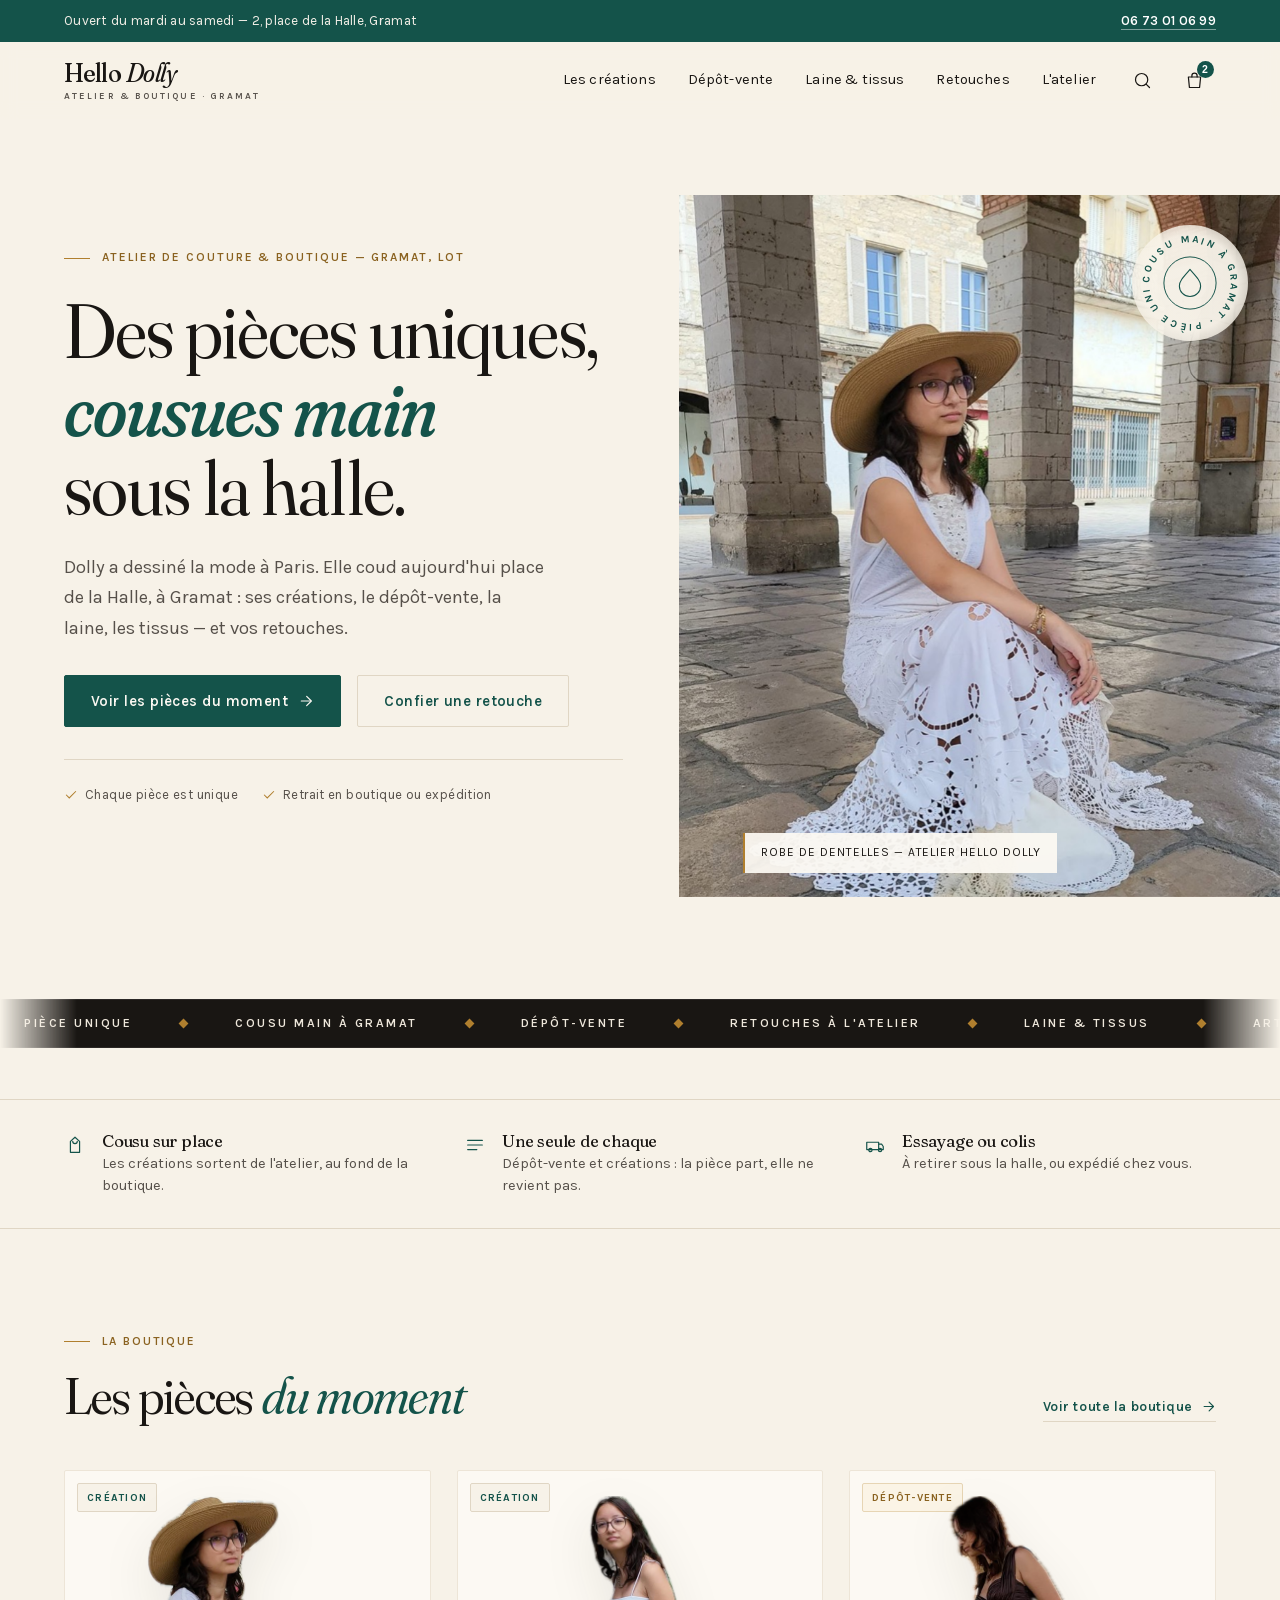
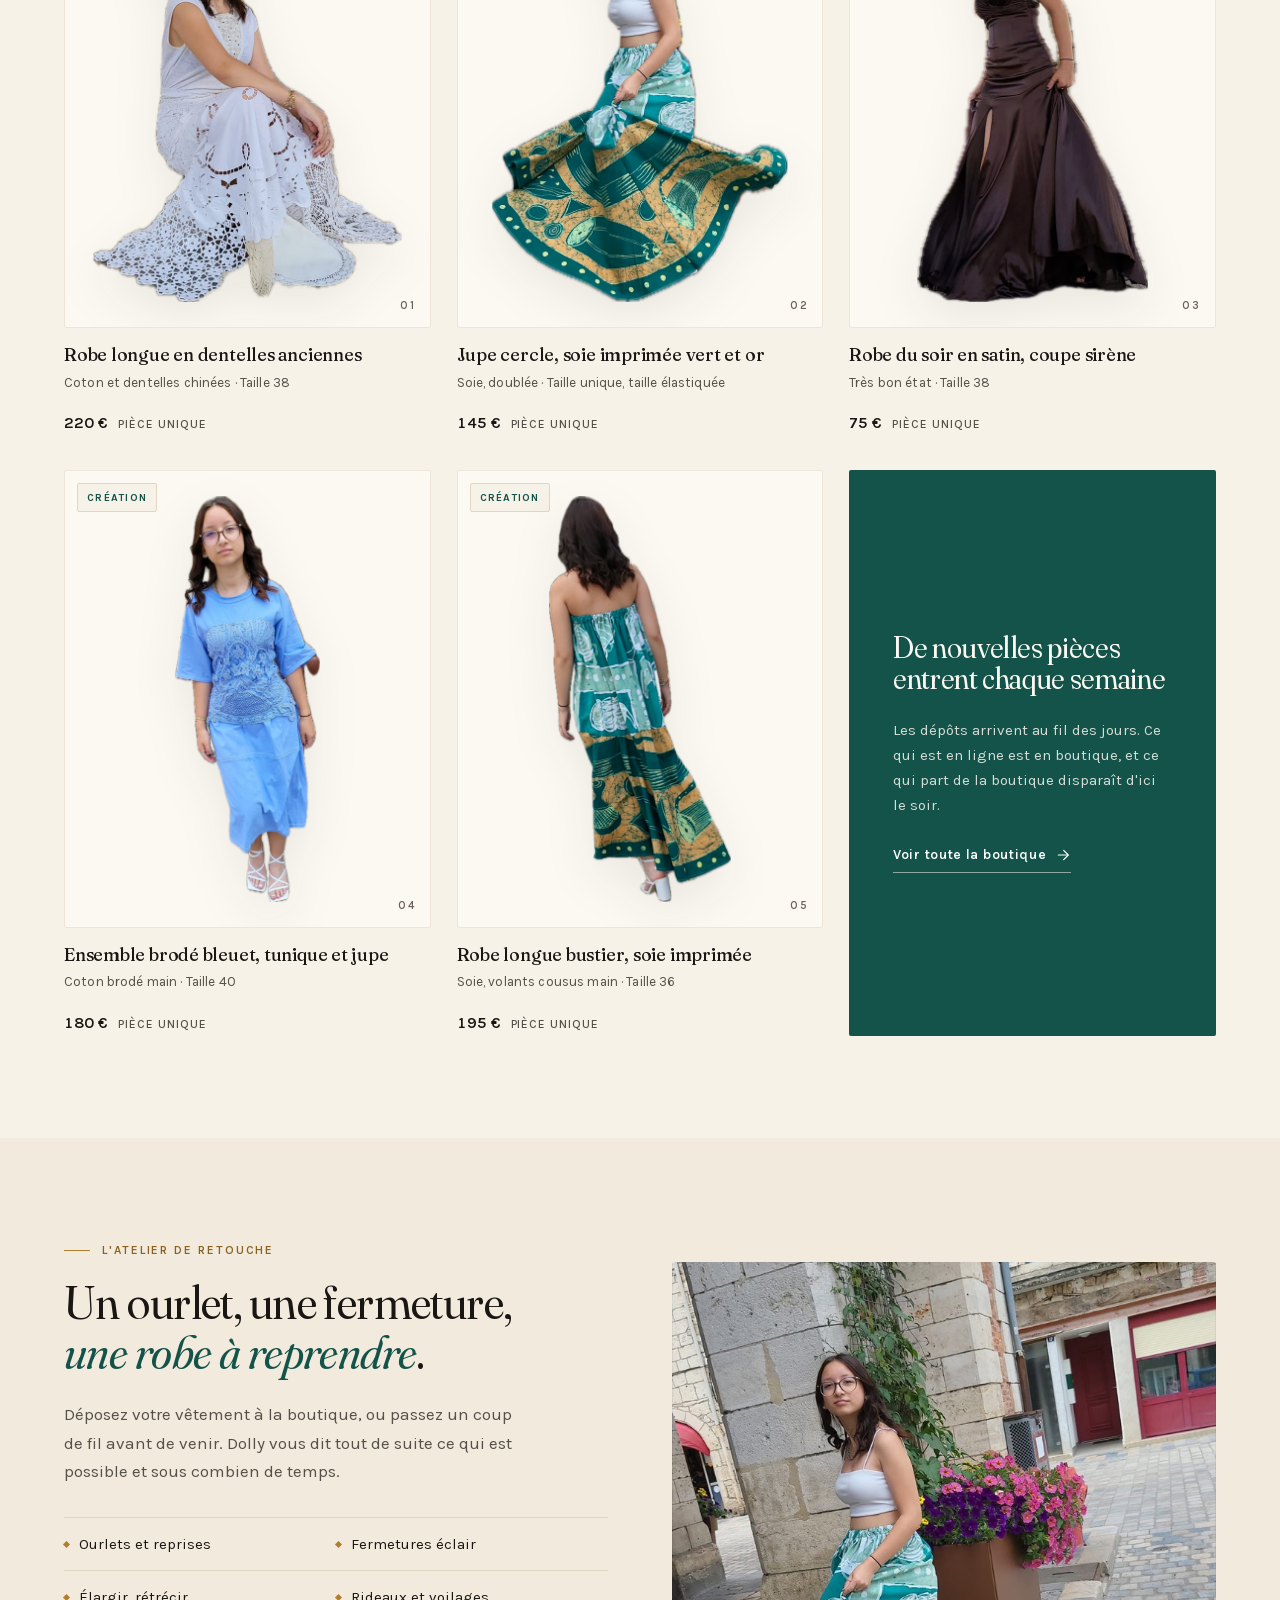
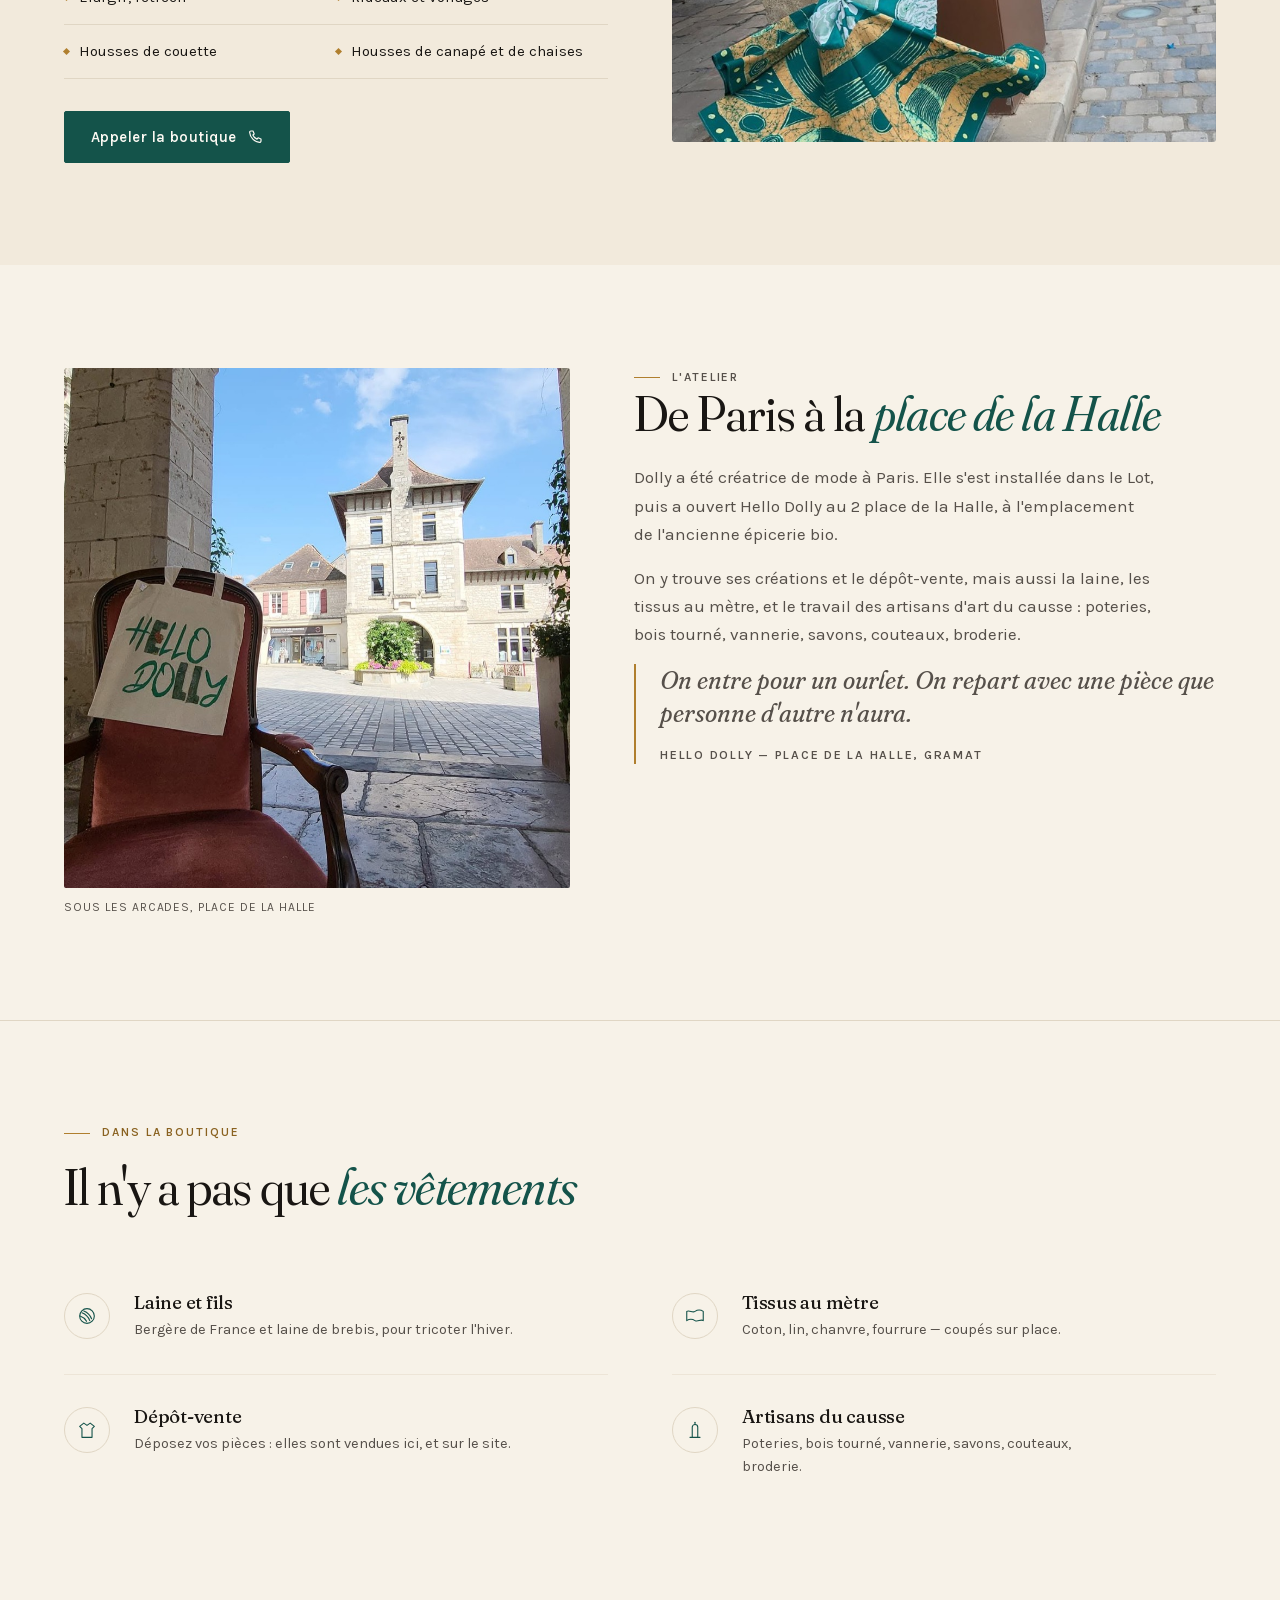
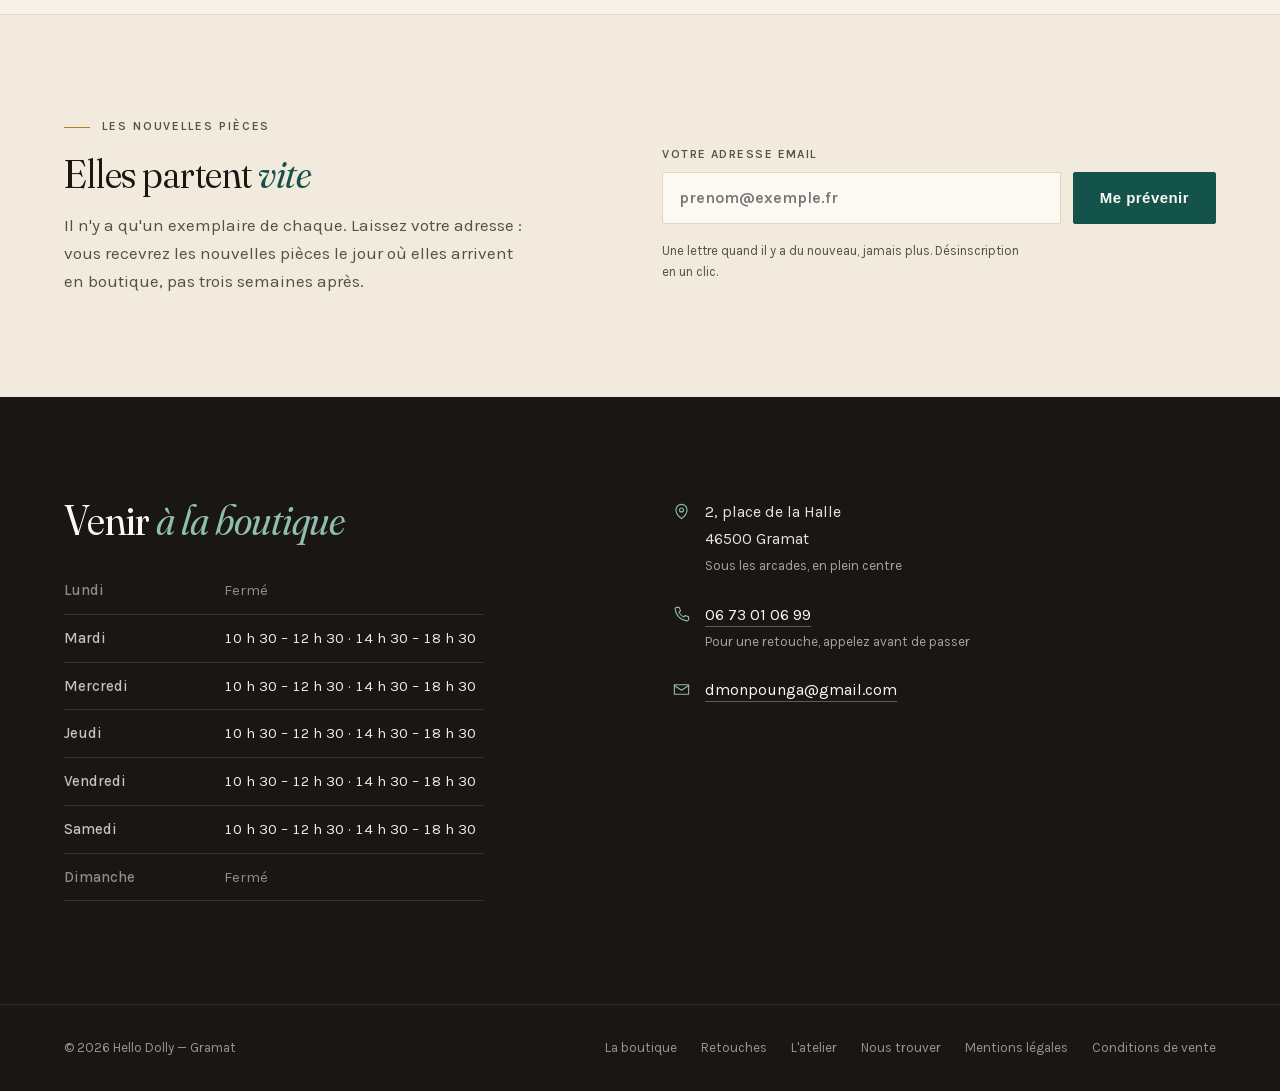
<file: index.html>
<!DOCTYPE html>
<html lang="fr">
<head>
<meta charset="utf-8">
<meta name="viewport" content="width=device-width, initial-scale=1">
<title>Hello Dolly — Atelier de couture et boutique, sous la halle de Gramat</title>
<meta name="description" content="Créations cousues main, dépôt-vente, laine et tissus, retouches. L'atelier-boutique de Dolly, 2 place de la Halle à Gramat, dans le Lot.">
<meta name="robots" content="noindex, nofollow">
<link rel="stylesheet" href="polices.css">
<link rel="stylesheet" href="style.css">
</head>
<body>
<a class="saut-contenu" href="#contenu">Aller au contenu</a>

<!-- ─────────── Bandeau ─────────── -->
<div class="annonce">
  <div class="page">
    <p>Ouvert du mardi au samedi<span class="adresse-longue"> — 2, place de la Halle, Gramat</span></p>
    <p class="masque-tel"><a class="tel" href="tel:+33673010699">06 73 01 06 99</a></p>
  </div>
</div>

<!-- ─────────── En-tête ─────────── -->
<header class="entete" id="entete">
  <div class="page">
    <a class="marque" href="#">Hello <em>Dolly</em><span class="lieu">Atelier &amp; boutique · Gramat</span></a>
    <nav class="nav" aria-label="Navigation principale">
      <a href="#boutique">Les créations</a>
      <a href="#boutique">Dépôt-vente</a>
      <a href="#rayons">Laine &amp; tissus</a>
      <a href="#retouches">Retouches</a>
      <a href="#atelier">L'atelier</a>
    </nav>
    <div class="outils">
      <button class="bouton-icone" type="button" aria-label="Rechercher une pièce">
        <svg viewBox="0 0 24 24" fill="none" stroke="currentColor" stroke-linecap="round" aria-hidden="true"><circle cx="11" cy="11" r="7"/><path d="m20 20-3.6-3.6"/></svg>
      </button>
      <button class="bouton-icone" type="button" aria-label="Mon panier, 2 pièces">
        <svg viewBox="0 0 24 24" fill="none" stroke="currentColor" stroke-linecap="round" stroke-linejoin="round" aria-hidden="true"><path d="M5 8h14l-1.2 12H6.2L5 8Z"/><path d="M9 8V6.5a3 3 0 0 1 6 0V8"/></svg>
        <span class="pastille" aria-hidden="true">2</span>
      </button>
      <details class="menu-mobile">
        <summary aria-label="Ouvrir le menu">
          <svg class="barres" viewBox="0 0 24 24" fill="none" stroke="currentColor" stroke-linecap="round" aria-hidden="true"><path d="M4 7h16"/><path d="M4 12h16"/><path d="M4 17h16"/></svg>
          <svg class="croix" viewBox="0 0 24 24" fill="none" stroke="currentColor" stroke-linecap="round" aria-hidden="true"><path d="M6 6l12 12"/><path d="M18 6 6 18"/></svg>
        </summary>
        <nav class="panneau-menu" aria-label="Menu">
          <a href="#boutique">Les créations</a>
          <a href="#boutique">Dépôt-vente</a>
          <a href="#rayons">Laine &amp; tissus</a>
          <a href="#retouches">Retouches</a>
          <a href="#atelier">L'atelier</a>
          <a href="#venir">Nous trouver</a>
        </nav>
      </details>
    </div>
  </div>
</header>

<main id="contenu">

<!-- ─────────── Héros ─────────── -->
<section class="heros" aria-labelledby="titre-heros">
  <div class="page">
    <div class="heros-texte">
      <p class="sur-titre">Atelier de couture &amp; boutique — Gramat, Lot</p>
      <h1 id="titre-heros" class="titre-anime"><span class="mot" style="--rang:0"><span>Des</span></span> <span class="mot" style="--rang:1"><span>pièces</span></span> <span class="mot" style="--rang:2"><span>uniques,</span></span> <em><span class="mot" style="--rang:3"><span>cousues</span></span> <span class="mot" style="--rang:4"><span>main</span></span></em> <span class="mot" style="--rang:5"><span>sous</span></span> <span class="mot" style="--rang:6"><span>la</span></span> <span class="mot" style="--rang:7"><span>halle.</span></span></h1>
      <p class="chapeau">Dolly a dessiné la mode à Paris. Elle coud aujourd'hui place de la Halle, à Gramat : ses créations, le dépôt-vente, la laine, les tissus — et vos retouches.</p>
      <div class="boutons">
        <a class="bouton" href="#boutique">Voir les pièces du moment
          <svg viewBox="0 0 24 24" fill="none" stroke="currentColor" stroke-linecap="round" stroke-linejoin="round" aria-hidden="true"><path d="M5 12h14"/><path d="m13 5 7 7-7 7"/></svg>
        </a>
        <a class="bouton bouton--ligne" href="#retouches">Confier une retouche</a>
      </div>
      <p class="mention-heros">
        <span><svg viewBox="0 0 24 24" fill="none" stroke="currentColor" stroke-linecap="round" aria-hidden="true"><path d="M20 6 9 17l-5-5"/></svg>Chaque pièce est unique</span>
        <span><svg viewBox="0 0 24 24" fill="none" stroke="currentColor" stroke-linecap="round" aria-hidden="true"><path d="M20 6 9 17l-5-5"/></svg>Retrait en boutique ou expédition</span>
      </p>
    </div>

    <div class="heros-image">
      <div class="tampon" aria-hidden="true">
        <svg viewBox="0 0 120 120">
          <g class="pivote" style="transform-origin:60px 60px">
            <path id="cercle-texte" d="M60,60 m-42,0 a42,42 0 1,1 84,0 a42,42 0 1,1 -84,0" fill="none"/>
            <text font-family="Karla, sans-serif" font-size="10.5" font-weight="700" letter-spacing="2.6" fill="currentColor">
              <textPath href="#cercle-texte" startOffset="0">COUSU MAIN À GRAMAT · PIÈCE UNIQUE · </textPath>
            </text>
          </g>
          <circle cx="60" cy="60" r="27" fill="none" stroke="currentColor" stroke-width="1"/>
          <path d="M60 46c-7 8-11 12-11 17a11 11 0 0 0 22 0c0-5-4-9-11-17Z" fill="none" stroke="currentColor" stroke-width="1.1"/>
        </svg>
      </div>
      <img class="respire" src="images/hero-dentelle.jpg" width="844" height="1500"
           alt="Robe longue blanche en dentelles et crochet, portée sous les arcades de la halle de Gramat.">
      <p class="legende">Robe de dentelles — atelier Hello Dolly</p>
    </div>
  </div>
</section>

<!-- ─────────── Bandeau défilant ─────────── -->
<div class="bandeau-defilant" aria-hidden="true">
  <div class="ruban">
    <ul>
          <li>Pièce unique</li>
          <li>Cousu main à Gramat</li>
          <li>Dépôt-vente</li>
          <li>Retouches à l'atelier</li>
          <li>Laine &amp; tissus</li>
          <li>Artisans du causse</li>
    </ul>
    <ul>
          <li>Pièce unique</li>
          <li>Cousu main à Gramat</li>
          <li>Dépôt-vente</li>
          <li>Retouches à l'atelier</li>
          <li>Laine &amp; tissus</li>
          <li>Artisans du causse</li>
    </ul>
  </div>
</div>

<!-- ─────────── Repères ─────────── -->
<div class="reperes">
  <div class="page">
    <div class="repere">
      <svg viewBox="0 0 24 24" fill="none" stroke="currentColor" stroke-linecap="round" stroke-linejoin="round" aria-hidden="true"><path d="M12 3.5 7 8v12h10V8l-5-4.5Z"/><path d="M9.5 8a2.5 2.5 0 0 0 5 0"/></svg>
      <div><h3>Cousu sur place</h3><p>Les créations sortent de l'atelier, au fond de la boutique.</p></div>
    </div>
    <div class="repere">
      <svg viewBox="0 0 24 24" fill="none" stroke="currentColor" stroke-linecap="round" stroke-linejoin="round" aria-hidden="true"><path d="M4 7h16"/><path d="M4 12h16"/><path d="M4 17h10"/></svg>
      <div><h3>Une seule de chaque</h3><p>Dépôt-vente et créations : la pièce part, elle ne revient pas.</p></div>
    </div>
    <div class="repere">
      <svg viewBox="0 0 24 24" fill="none" stroke="currentColor" stroke-linecap="round" stroke-linejoin="round" aria-hidden="true"><path d="M3 9h13v8H3z"/><path d="M16 11h3.2l1.8 2.6V17h-5"/><circle cx="7" cy="17.5" r="1.8"/><circle cx="17.5" cy="17.5" r="1.8"/></svg>
      <div><h3>Essayage ou colis</h3><p>À retirer sous la halle, ou expédié chez vous.</p></div>
    </div>
  </div>
</div>

<!-- ─────────── Boutique ─────────── -->
<section id="boutique" aria-labelledby="titre-boutique">
  <div class="page">
    <div class="tete-section">
      <div>
        <p class="sur-titre">La boutique</p>
        <h2 id="titre-boutique">Les pièces <em>du moment</em></h2>
      </div>
      <a class="lien-liste" href="#boutique">Voir toute la boutique
        <svg viewBox="0 0 24 24" fill="none" stroke="currentColor" stroke-linecap="round" stroke-linejoin="round" aria-hidden="true"><path d="M5 12h14"/><path d="m13 5 7 7-7 7"/></svg>
      </a>
    </div>

    <div class="grille">

      <article class="article">
        <a class="vignette" href="produit.html" aria-label="Voir la robe de dentelles anciennes, 220 euros">
          <span class="etiquette">Création</span>
          <img class="photo" src="images/robe-dentelle.png" width="625" height="820"
               alt="Robe longue blanche, jupe en dentelles anciennes et crochet, haut sans manches.">
          <span class="numero">01</span>
          <span class="voir">Voir la pièce</span>
        </a>
        <div class="infos">
          <h3><a href="produit.html">Robe longue en dentelles anciennes</a></h3>
          <p class="detail">Coton et dentelles chinées · Taille 38</p>
          <p class="prix">220&nbsp;€ <span class="piece">Pièce unique</span></p>
        </div>
      </article>

      <article class="article">
        <a class="vignette" href="#boutique" aria-label="Voir la jupe cercle en soie imprimée, 145 euros">
          <span class="etiquette">Création</span>
          <img class="photo" src="images/jupe-soie.png" width="599" height="820"
               alt="Jupe cercle longue en soie imprimée vert et or, portée avec un bustier blanc.">
          <span class="numero">02</span>
          <span class="voir">Voir la pièce</span>
        </a>
        <div class="infos">
          <h3><a href="#boutique">Jupe cercle, soie imprimée vert et or</a></h3>
          <p class="detail">Soie, doublée · Taille unique, taille élastiquée</p>
          <p class="prix">145&nbsp;€ <span class="piece">Pièce unique</span></p>
        </div>
      </article>

      <article class="article">
        <a class="vignette" href="#boutique" aria-label="Voir la robe du soir en satin, 75 euros">
          <span class="etiquette etiquette--depot">Dépôt-vente</span>
          <img class="photo" src="images/robe-satin.png" width="468" height="820"
               alt="Robe du soir longue en satin brun, coupe ajustée et fente sur la jambe.">
          <span class="numero">03</span>
          <span class="voir">Voir la pièce</span>
        </a>
        <div class="infos">
          <h3><a href="#boutique">Robe du soir en satin, coupe sirène</a></h3>
          <p class="detail">Très bon état · Taille 38</p>
          <p class="prix">75&nbsp;€ <span class="piece">Pièce unique</span></p>
        </div>
      </article>

      <article class="article">
        <a class="vignette" href="#boutique" aria-label="Voir l'ensemble brodé bleuet, 180 euros">
          <span class="etiquette">Création</span>
          <img class="photo" src="images/ensemble-bleu.png" width="294" height="820"
               alt="Ensemble bleu bleuet : tunique brodée à manches courtes et jupe longue assortie.">
          <span class="numero">04</span>
          <span class="voir">Voir la pièce</span>
        </a>
        <div class="infos">
          <h3><a href="#boutique">Ensemble brodé bleuet, tunique et jupe</a></h3>
          <p class="detail">Coton brodé main · Taille 40</p>
          <p class="prix">180&nbsp;€ <span class="piece">Pièce unique</span></p>
        </div>
      </article>

      <article class="article">
        <a class="vignette" href="#boutique" aria-label="Voir la robe longue imprimée, 195 euros">
          <span class="etiquette">Création</span>
          <img class="photo" src="images/robe-imprimee.png" width="370" height="820"
               alt="Robe longue bustier en soie imprimée vert et or, jupe à volants.">
          <span class="numero">05</span>
          <span class="voir">Voir la pièce</span>
        </a>
        <div class="infos">
          <h3><a href="#boutique">Robe longue bustier, soie imprimée</a></h3>
          <p class="detail">Soie, volants cousus main · Taille 36</p>
          <p class="prix">195&nbsp;€ <span class="piece">Pièce unique</span></p>
        </div>
      </article>

      <div class="carte-fin">
        <h3>De nouvelles pièces entrent chaque semaine</h3>
        <p>Les dépôts arrivent au fil des jours. Ce qui est en ligne est en boutique, et ce qui part de la boutique disparaît d'ici le soir.</p>
        <a href="#boutique">Voir toute la boutique
          <svg viewBox="0 0 24 24" fill="none" stroke="currentColor" stroke-linecap="round" stroke-linejoin="round" aria-hidden="true"><path d="M5 12h14"/><path d="m13 5 7 7-7 7"/></svg>
        </a>
      </div>

    </div>
  </div>
</section>

<!-- ─────────── Retouches ─────────── -->
<section class="retouches" id="retouches" aria-labelledby="titre-retouches">
  <div class="page">
    <div>
      <p class="sur-titre">L'atelier de retouche</p>
      <h2 id="titre-retouches">Un ourlet, une fermeture, <em>une robe à reprendre</em>.</h2>
      <p class="chapeau">Déposez votre vêtement à la boutique, ou passez un coup de fil avant de venir. Dolly vous dit tout de suite ce qui est possible et sous combien de temps.</p>
      <ul class="liste-services">
        <li>Ourlets et reprises</li>
        <li>Fermetures éclair</li>
        <li>Élargir, rétrécir</li>
        <li>Rideaux et voilages</li>
        <li>Housses de couette</li>
        <li>Housses de canapé et de chaises</li>
      </ul>
      <div class="boutons">
        <a class="bouton" href="tel:+33673010699">Appeler la boutique
          <svg viewBox="0 0 24 24" fill="none" stroke="currentColor" stroke-linecap="round" stroke-linejoin="round" aria-hidden="true"><path d="M6 3h3l1.8 4.4-2 1.6a12 12 0 0 0 6.2 6.2l1.6-2L21 15v3a2 2 0 0 1-2.2 2A16.5 16.5 0 0 1 4 5.2 2 2 0 0 1 6 3Z"/></svg>
        </a>
      </div>
    </div>
    <figure class="cadre">
      <img class="devoile" src="images/atelier-jupe.jpg" width="732" height="1300"
           alt="Jupe en soie imprimée vert et or déployée à la main, dans une rue de Gramat.">
    </figure>
  </div>
</section>

<!-- ─────────── L'atelier ─────────── -->
<section class="atelier" id="atelier" aria-labelledby="titre-atelier">
  <div class="page">
    <figure class="cadre">
      <img class="devoile" src="images/halle-enseigne.jpg" width="1700" height="957"
           alt="Pancarte « Hello Dolly » écrite à la main, posée sur un fauteuil de velours rouge sous les arcades de la halle de Gramat.">
      <figcaption>Sous les arcades, place de la Halle</figcaption>
    </figure>
    <div>
      <p class="sur-titre">L'atelier</p>
      <h2 id="titre-atelier">De Paris à la <em>place de la Halle</em></h2>
      <p>Dolly a été créatrice de mode à Paris. Elle s'est installée dans le Lot, puis a ouvert Hello Dolly au 2 place de la Halle, à l'emplacement de l'ancienne épicerie bio.</p>
      <p>On y trouve ses créations et le dépôt-vente, mais aussi la laine, les tissus au mètre, et le travail des artisans d'art du causse : poteries, bois tourné, vannerie, savons, couteaux, broderie.</p>
      <p class="citation">
        On entre pour un ourlet. On repart avec une pièce que personne d'autre n'aura.
        <span class="signature">Hello Dolly — place de la Halle, Gramat</span>
      </p>
    </div>
  </div>
</section>

<!-- ─────────── Rayons ─────────── -->
<section class="rayons" id="rayons" aria-labelledby="titre-rayons">
  <div class="page">
    <div class="tete-section">
      <div>
        <p class="sur-titre">Dans la boutique</p>
        <h2 id="titre-rayons">Il n'y a pas que <em>les vêtements</em></h2>
      </div>
    </div>
    <div class="grille-rayons">

      <a class="rayon" href="#rayons">
        <span class="ico"><svg viewBox="0 0 24 24" fill="none" stroke="currentColor" stroke-linecap="round" aria-hidden="true"><circle cx="12" cy="12" r="8"/><path d="M6.5 8.5c4 1.5 7 4.5 8.5 8.5M8.5 6.5c4 1.5 7 4.5 8.5 8.5M4.5 12c3 1 5.5 3 7 5.8"/></svg></span>
        <div><h3>Laine et fils</h3><p>Bergère de France et laine de brebis, pour tricoter l'hiver.</p></div>
        <span class="fleche" aria-hidden="true"><svg viewBox="0 0 24 24" fill="none" stroke="currentColor" stroke-linecap="round" stroke-linejoin="round"><path d="M5 12h14"/><path d="m13 5 7 7-7 7"/></svg></span>
      </a>

      <a class="rayon" href="#rayons">
        <span class="ico"><svg viewBox="0 0 24 24" fill="none" stroke="currentColor" stroke-linecap="round" stroke-linejoin="round" aria-hidden="true"><path d="M3 7c3-2 6 2 9 0s6-2 9 0v10c-3-2-6 2-9 0s-6-2-9 0V7Z"/></svg></span>
        <div><h3>Tissus au mètre</h3><p>Coton, lin, chanvre, fourrure — coupés sur place.</p></div>
        <span class="fleche" aria-hidden="true"><svg viewBox="0 0 24 24" fill="none" stroke="currentColor" stroke-linecap="round" stroke-linejoin="round"><path d="M5 12h14"/><path d="m13 5 7 7-7 7"/></svg></span>
      </a>

      <a class="rayon" href="#rayons">
        <span class="ico"><svg viewBox="0 0 24 24" fill="none" stroke="currentColor" stroke-linecap="round" stroke-linejoin="round" aria-hidden="true"><path d="M8.5 4.5 12 7l3.5-2.5L20 8l-2.5 2.5V20h-11v-9.5L4 8l4.5-3.5Z"/></svg></span>
        <div><h3>Dépôt-vente</h3><p>Déposez vos pièces : elles sont vendues ici, et sur le site.</p></div>
        <span class="fleche" aria-hidden="true"><svg viewBox="0 0 24 24" fill="none" stroke="currentColor" stroke-linecap="round" stroke-linejoin="round"><path d="M5 12h14"/><path d="m13 5 7 7-7 7"/></svg></span>
      </a>

      <a class="rayon" href="#rayons">
        <span class="ico"><svg viewBox="0 0 24 24" fill="none" stroke="currentColor" stroke-linecap="round" stroke-linejoin="round" aria-hidden="true"><path d="M9 20V9a3 3 0 0 1 6 0v11"/><path d="M6.5 20h11"/><path d="M12 6V3.5"/></svg></span>
        <div><h3>Artisans du causse</h3><p>Poteries, bois tourné, vannerie, savons, couteaux, broderie.</p></div>
        <span class="fleche" aria-hidden="true"><svg viewBox="0 0 24 24" fill="none" stroke="currentColor" stroke-linecap="round" stroke-linejoin="round"><path d="M5 12h14"/><path d="m13 5 7 7-7 7"/></svg></span>
      </a>

    </div>
  </div>
</section>

<!-- ─────────── Prévenez-moi ─────────── -->
<section class="alerte" aria-labelledby="titre-alerte">
  <div class="page">
    <div>
      <p class="sur-titre">Les nouvelles pièces</p>
      <h2 id="titre-alerte">Elles partent <em>vite</em></h2>
      <p>Il n'y a qu'un exemplaire de chaque. Laissez votre adresse : vous recevrez les nouvelles pièces le jour où elles arrivent en boutique, pas trois semaines après.</p>
    </div>
    <div>
      <form class="formulaire" action="#" method="post" novalidate>
        <label for="courriel">Votre adresse email
          <input id="courriel" name="courriel" type="email" autocomplete="email" placeholder="prenom@exemple.fr" required>
        </label>
        <button class="bouton" type="submit">Me prévenir</button>
      </form>
      <p class="petit">Une lettre quand il y a du nouveau, jamais plus. Désinscription en un clic.</p>
    </div>
  </div>
</section>

<!-- ─────────── Infos pratiques ─────────── -->
<section class="pratique" id="venir" aria-labelledby="titre-pratique">
  <div class="page">
    <div>
      <h2 id="titre-pratique">Venir <em>à la boutique</em></h2>
      <table class="horaires">
        <caption class="invisible">Horaires d'ouverture de la boutique Hello Dolly</caption>
        <tbody>
          <tr class="ferme"><th scope="row">Lundi</th><td>Fermé</td></tr>
          <tr><th scope="row">Mardi</th><td>10 h 30 – 12 h 30 · 14 h 30 – 18 h 30</td></tr>
          <tr><th scope="row">Mercredi</th><td>10 h 30 – 12 h 30 · 14 h 30 – 18 h 30</td></tr>
          <tr><th scope="row">Jeudi</th><td>10 h 30 – 12 h 30 · 14 h 30 – 18 h 30</td></tr>
          <tr><th scope="row">Vendredi</th><td>10 h 30 – 12 h 30 · 14 h 30 – 18 h 30</td></tr>
          <tr><th scope="row">Samedi</th><td>10 h 30 – 12 h 30 · 14 h 30 – 18 h 30</td></tr>
          <tr class="ferme"><th scope="row">Dimanche</th><td>Fermé</td></tr>
        </tbody>
      </table>
    </div>
    <div>
      <ul class="coordonnees">
        <li>
          <svg viewBox="0 0 24 24" fill="none" stroke="currentColor" stroke-linecap="round" stroke-linejoin="round" aria-hidden="true"><path d="M12 21s7-5.3 7-11a7 7 0 1 0-14 0c0 5.7 7 11 7 11Z"/><circle cx="12" cy="10" r="2.5"/></svg>
          <span>2, place de la Halle<br>46500 Gramat
            <span class="note">Sous les arcades, en plein centre</span>
          </span>
        </li>
        <li>
          <svg viewBox="0 0 24 24" fill="none" stroke="currentColor" stroke-linecap="round" stroke-linejoin="round" aria-hidden="true"><path d="M6 3h3l1.8 4.4-2 1.6a12 12 0 0 0 6.2 6.2l1.6-2L21 15v3a2 2 0 0 1-2.2 2A16.5 16.5 0 0 1 4 5.2 2 2 0 0 1 6 3Z"/></svg>
          <span><a href="tel:+33673010699">06 73 01 06 99</a>
            <span class="note">Pour une retouche, appelez avant de passer</span>
          </span>
        </li>
        <li>
          <svg viewBox="0 0 24 24" fill="none" stroke="currentColor" stroke-linecap="round" stroke-linejoin="round" aria-hidden="true"><path d="M3 6h18v12H3z"/><path d="m3 7 9 6 9-6"/></svg>
          <span><a href="mailto:dmonpounga@gmail.com">dmonpounga@gmail.com</a></span>
        </li>
      </ul>
    </div>
  </div>
</section>

</main>

<footer class="pied">
  <div class="page">
    <p>© 2026 Hello Dolly — Gramat</p>
    <nav aria-label="Pied de page">
      <a href="#boutique">La boutique</a>
      <a href="#retouches">Retouches</a>
      <a href="#atelier">L'atelier</a>
      <a href="#venir">Nous trouver</a>
      <a href="#">Mentions légales</a>
      <a href="#">Conditions de vente</a>
    </nav>
  </div>
</footer>

<script src="script.js"></script>
</body>
</html>
</file>
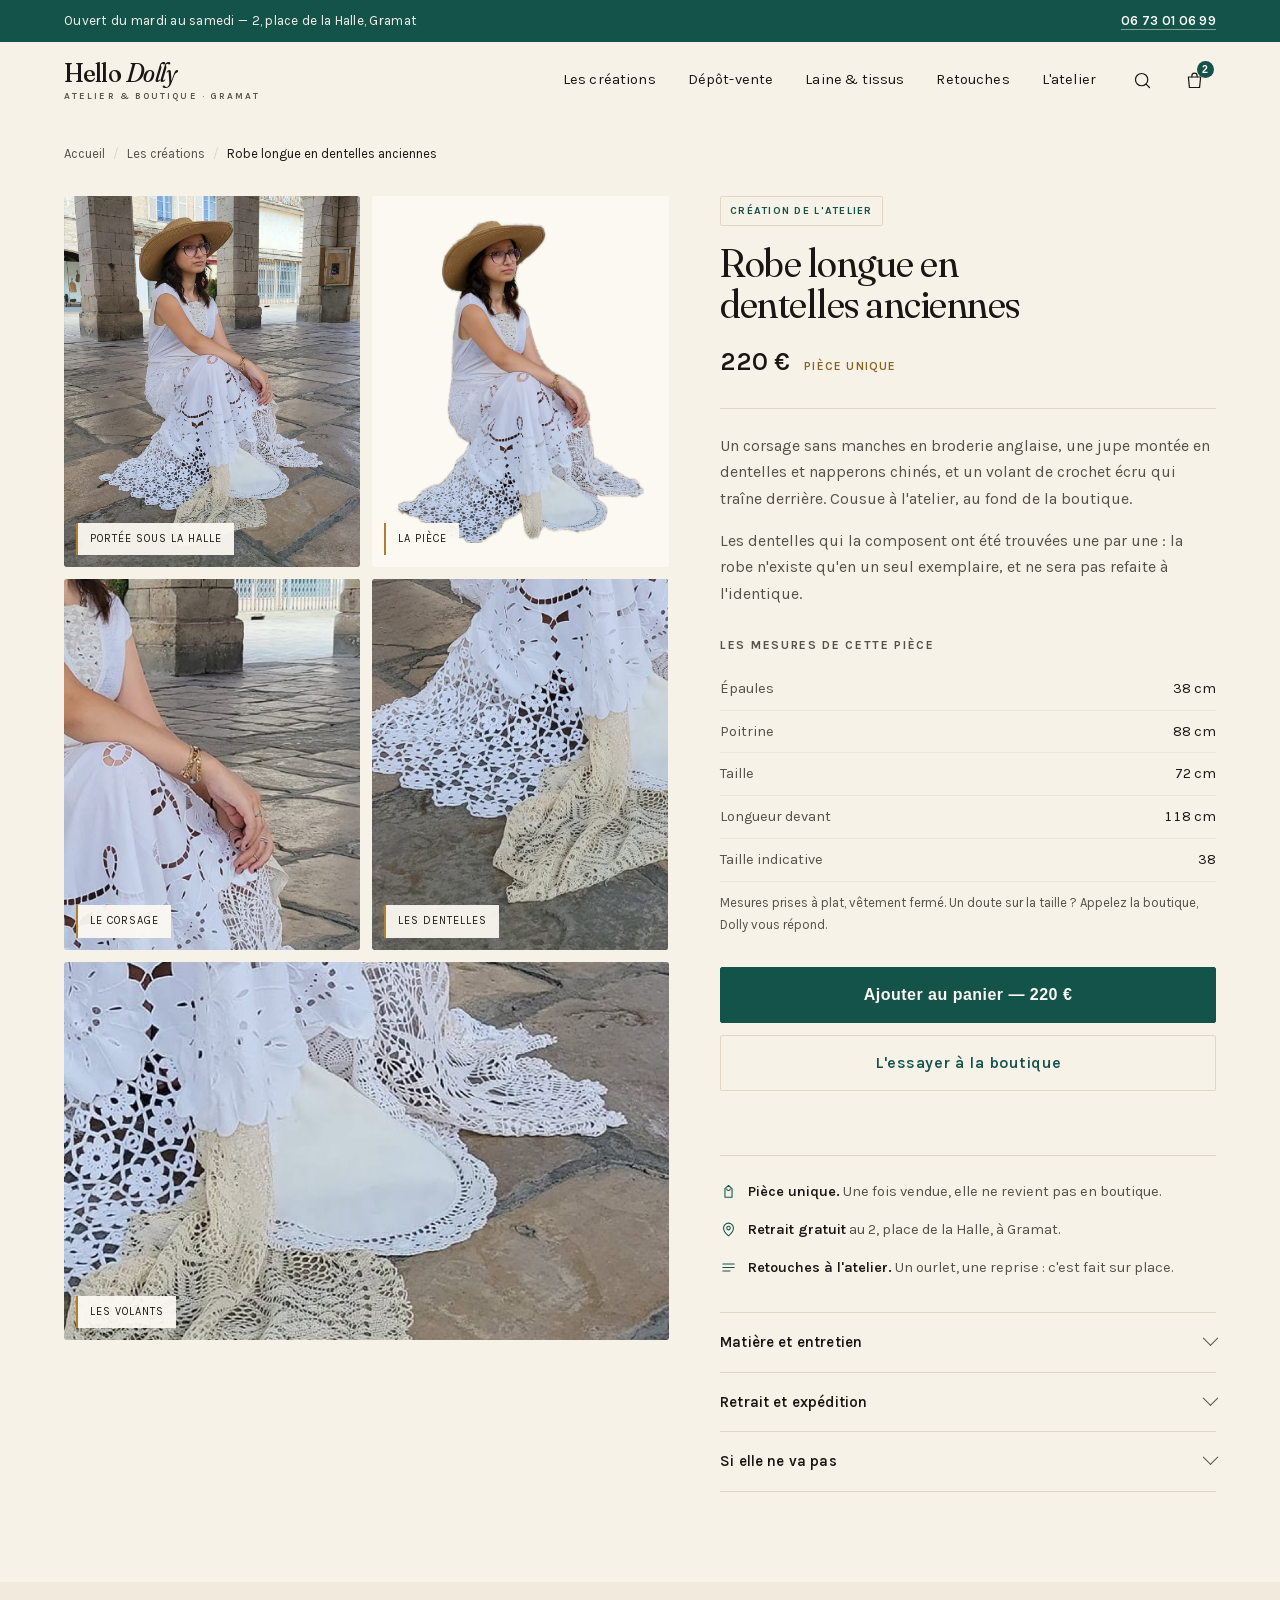
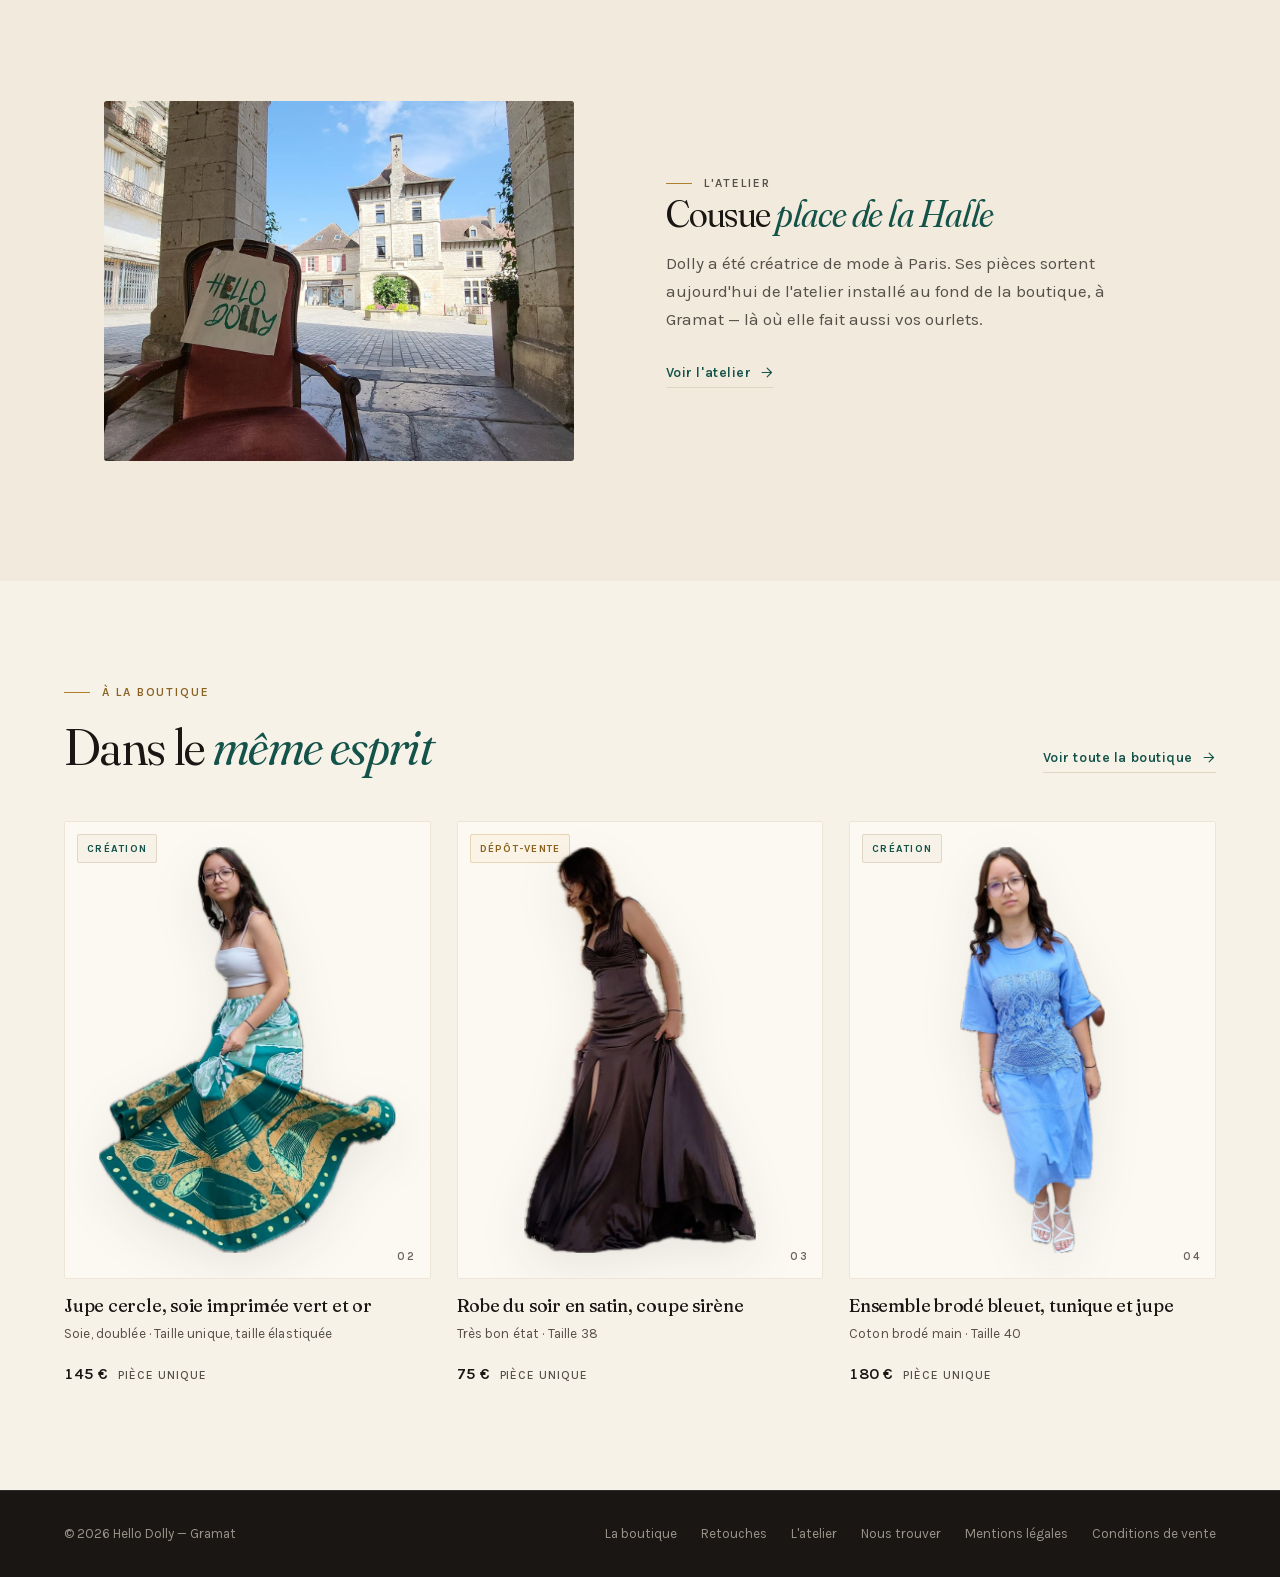
<file: produit.html>
<!DOCTYPE html>
<html lang="fr">
<head>
<meta charset="utf-8">
<meta name="viewport" content="width=device-width, initial-scale=1">
<title>Robe longue en dentelles anciennes — Hello Dolly, Gramat</title>
<meta name="description" content="Robe longue cousue à l'atelier Hello Dolly, à Gramat : corsage en broderie anglaise, jupe en dentelles anciennes et volant de crochet écru. Pièce unique, taille 38.">
<meta name="robots" content="noindex, nofollow">
<link rel="stylesheet" href="polices.css">
<link rel="stylesheet" href="style.css">
</head>
<body>
<a class="saut-contenu" href="#contenu">Aller au contenu</a>

<div class="annonce">
  <div class="page">
    <p>Ouvert du mardi au samedi<span class="adresse-longue"> — 2, place de la Halle, Gramat</span></p>
    <p class="masque-tel"><a class="tel" href="tel:+33673010699">06 73 01 06 99</a></p>
  </div>
</div>

<header class="entete" id="entete">
  <div class="page">
    <a class="marque" href="index.html">Hello <em>Dolly</em><span class="lieu">Atelier &amp; boutique · Gramat</span></a>
    <nav class="nav" aria-label="Navigation principale">
      <a href="index.html#boutique">Les créations</a>
      <a href="index.html#boutique">Dépôt-vente</a>
      <a href="index.html#rayons">Laine &amp; tissus</a>
      <a href="index.html#retouches">Retouches</a>
      <a href="index.html#atelier">L'atelier</a>
    </nav>
    <div class="outils">
      <button class="bouton-icone" type="button" aria-label="Rechercher une pièce">
        <svg viewBox="0 0 24 24" fill="none" stroke="currentColor" stroke-linecap="round" aria-hidden="true"><circle cx="11" cy="11" r="7"/><path d="m20 20-3.6-3.6"/></svg>
      </button>
      <button class="bouton-icone" type="button" id="bouton-panier" aria-label="Mon panier, 2 pièces">
        <svg viewBox="0 0 24 24" fill="none" stroke="currentColor" stroke-linecap="round" stroke-linejoin="round" aria-hidden="true"><path d="M5 8h14l-1.2 12H6.2L5 8Z"/><path d="M9 8V6.5a3 3 0 0 1 6 0V8"/></svg>
        <span class="pastille" id="compteur-panier" aria-hidden="true">2</span>
      </button>
      <details class="menu-mobile">
        <summary aria-label="Ouvrir le menu">
          <svg class="barres" viewBox="0 0 24 24" fill="none" stroke="currentColor" stroke-linecap="round" aria-hidden="true"><path d="M4 7h16"/><path d="M4 12h16"/><path d="M4 17h16"/></svg>
          <svg class="croix" viewBox="0 0 24 24" fill="none" stroke="currentColor" stroke-linecap="round" aria-hidden="true"><path d="M6 6l12 12"/><path d="M18 6 6 18"/></svg>
        </summary>
        <nav class="panneau-menu" aria-label="Menu">
          <a href="index.html#boutique">Les créations</a>
          <a href="index.html#boutique">Dépôt-vente</a>
          <a href="index.html#rayons">Laine &amp; tissus</a>
          <a href="index.html#retouches">Retouches</a>
          <a href="index.html#atelier">L'atelier</a>
          <a href="index.html#venir">Nous trouver</a>
        </nav>
      </details>
    </div>
  </div>
</header>

<main id="contenu">

  <nav class="fil page" aria-label="Fil d'Ariane">
    <ol>
      <li><a href="index.html">Accueil</a></li>
      <li><a href="index.html#boutique">Les créations</a></li>
      <li aria-current="page">Robe longue en dentelles anciennes</li>
    </ol>
  </nav>

  <section class="produit" aria-labelledby="titre-produit">
    <div class="page">

      <div class="galerie" tabindex="0" role="group" aria-label="Photos de la robe, faites défiler pour les voir">
        <figure class="portee cadre">
          <img src="images/robe-portee.jpg" width="1153" height="1440"
               alt="La robe portée : corsage sans manches en broderie anglaise et longue jupe de dentelles, sous les arcades de la halle de Gramat.">
          <figcaption>Portée sous la halle</figcaption>
        </figure>
        <figure class="pose cadre">
          <img src="images/robe-dentelle.png" width="625" height="820"
               alt="La robe entière, vue de face sur fond ivoire.">
          <figcaption>La pièce</figcaption>
        </figure>
        <figure class="cadre">
          <img class="devoile" src="images/robe-detail-corsage.jpg" width="900" height="900" loading="lazy"
               alt="Détail du corsage : broderie anglaise ajourée à motifs ronds, sur coton blanc.">
          <figcaption>Le corsage</figcaption>
        </figure>
        <figure class="cadre">
          <img class="devoile" src="images/robe-detail-dentelle.jpg" width="900" height="900" loading="lazy"
               alt="Détail de la jupe : dentelles blanches ajourées et panneau de crochet écru posés sur les dalles de pierre.">
          <figcaption>Les dentelles</figcaption>
        </figure>
        <figure class="cadre">
          <img class="devoile" src="images/robe-detail-volants.jpg" width="900" height="900" loading="lazy"
               alt="Détail des volants superposés et du crochet écru qui termine la jupe.">
          <figcaption>Les volants</figcaption>
        </figure>
        <p class="indice-galerie" aria-hidden="true"><span></span><span></span><span></span><span></span><span></span></p>
      </div>

      <div class="panneau">
        <span class="etiquette etiquette--statique">Création de l'atelier</span>
        <h1 id="titre-produit">Robe longue en dentelles anciennes</h1>

        <p class="ligne-prix">
          <span class="montant">220&nbsp;€</span>
          <span class="piece">Pièce unique</span>
        </p>

        <p class="presentation">Un corsage sans manches en broderie anglaise, une jupe montée en dentelles et napperons chinés, et un volant de crochet écru qui traîne derrière. Cousue à l'atelier, au fond de la boutique.</p>
        <p class="presentation">Les dentelles qui la composent ont été trouvées une par une : la robe n'existe qu'en un seul exemplaire, et ne sera pas refaite à l'identique.</p>

        <div class="mesures">
          <h2>Les mesures de cette pièce</h2>
          <table>
            <tbody>
              <tr><th scope="row">Épaules</th><td>38 cm</td></tr>
              <tr><th scope="row">Poitrine</th><td>88 cm</td></tr>
              <tr><th scope="row">Taille</th><td>72 cm</td></tr>
              <tr><th scope="row">Longueur devant</th><td>118 cm</td></tr>
              <tr><th scope="row">Taille indicative</th><td>38</td></tr>
            </tbody>
          </table>
          <p class="note">Mesures prises à plat, vêtement fermé. Un doute sur la taille ? Appelez la boutique, Dolly vous répond.</p>
        </div>

        <div class="achat">
          <button class="bouton" type="button" id="ajouter">Ajouter au panier — 220&nbsp;€</button>
          <a class="bouton bouton--ligne" href="tel:+33673010699">L'essayer à la boutique</a>
          <p class="message-panier" id="message-panier" role="status" aria-live="polite"></p>
        </div>

        <ul class="rassure">
          <li>
            <svg viewBox="0 0 24 24" fill="none" stroke="currentColor" stroke-linecap="round" stroke-linejoin="round" aria-hidden="true"><path d="M12 3.5 7 8v12h10V8l-5-4.5Z"/><path d="M9.5 8a2.5 2.5 0 0 0 5 0"/></svg>
            <span><strong>Pièce unique.</strong> Une fois vendue, elle ne revient pas en boutique.</span>
          </li>
          <li>
            <svg viewBox="0 0 24 24" fill="none" stroke="currentColor" stroke-linecap="round" stroke-linejoin="round" aria-hidden="true"><path d="M12 21s7-5.3 7-11a7 7 0 1 0-14 0c0 5.7 7 11 7 11Z"/><circle cx="12" cy="10" r="2.5"/></svg>
            <span><strong>Retrait gratuit</strong> au 2, place de la Halle, à Gramat.</span>
          </li>
          <li>
            <svg viewBox="0 0 24 24" fill="none" stroke="currentColor" stroke-linecap="round" stroke-linejoin="round" aria-hidden="true"><path d="M4 7h16"/><path d="M4 12h16"/><path d="M4 17h10"/></svg>
            <span><strong>Retouches à l'atelier.</strong> Un ourlet, une reprise : c'est fait sur place.</span>
          </li>
        </ul>

        <div class="accordeons">
          <details>
            <summary>Matière et entretien</summary>
            <div class="dedans">
              <p>Coton blanc, broderie anglaise, dentelles et napperons chinés, crochet écru pour le volant du bas. Doublure en coton.</p>
              <p>Lavage à la main, à l'eau froide, sans essorage. Séchage à plat, à l'ombre. Repassage doux sur l'envers, sans vapeur sur la dentelle.</p>
            </div>
          </details>
          <details>
            <summary>Retrait et expédition</summary>
            <div class="dedans">
              <p>Retrait gratuit à la boutique, aux heures d'ouverture : du mardi au samedi, 10 h 30 – 12 h 30 et 14 h 30 – 18 h 30.</p>
              <p>Expédition en France, emballée à la main. Le tarif s'affiche au panier, avant le paiement.</p>
            </div>
          </details>
          <details>
            <summary>Si elle ne va pas</summary>
            <div class="dedans">
              <p>Vous avez 14 jours à partir de la réception pour changer d'avis, comme la loi le prévoit pour un achat à distance. La pièce doit revenir dans l'état où elle est partie.</p>
              <p>Et si c'est juste une question de centimètres : passez à la boutique, Dolly la reprend à vos mesures.</p>
            </div>
          </details>
        </div>
      </div>

    </div>
  </section>

  <section class="signature-atelier" aria-labelledby="titre-signature">
    <div class="page">
      <figure class="cadre">
        <img class="devoile" src="images/halle-enseigne.jpg" width="1700" height="957" loading="lazy"
             alt="Pancarte « Hello Dolly » écrite à la main, posée sur un fauteuil de velours rouge sous les arcades de la halle de Gramat.">
      </figure>
      <div>
        <p class="sur-titre">L'atelier</p>
        <h2 id="titre-signature">Cousue <em>place de la Halle</em></h2>
        <p>Dolly a été créatrice de mode à Paris. Ses pièces sortent aujourd'hui de l'atelier installé au fond de la boutique, à Gramat — là où elle fait aussi vos ourlets.</p>
        <p style="margin-top:var(--e3)"><a class="lien-liste" href="index.html#atelier">Voir l'atelier
          <svg viewBox="0 0 24 24" fill="none" stroke="currentColor" stroke-linecap="round" stroke-linejoin="round" aria-hidden="true"><path d="M5 12h14"/><path d="m13 5 7 7-7 7"/></svg>
        </a></p>
      </div>
    </div>
  </section>

  <section aria-labelledby="titre-ailleurs">
    <div class="page">
      <div class="tete-section">
        <div>
          <p class="sur-titre">À la boutique</p>
          <h2 id="titre-ailleurs">Dans le <em>même esprit</em></h2>
        </div>
        <a class="lien-liste" href="index.html#boutique">Voir toute la boutique
          <svg viewBox="0 0 24 24" fill="none" stroke="currentColor" stroke-linecap="round" stroke-linejoin="round" aria-hidden="true"><path d="M5 12h14"/><path d="m13 5 7 7-7 7"/></svg>
        </a>
      </div>

      <div class="grille">
        <article class="article">
          <a class="vignette" href="#" aria-label="Voir la jupe cercle en soie imprimée, 145 euros">
            <span class="etiquette">Création</span>
            <img class="photo" src="images/jupe-soie.png" width="599" height="820" loading="lazy"
                 alt="Jupe cercle longue en soie imprimée vert et or, portée avec un bustier blanc.">
            <span class="numero">02</span>
            <span class="voir">Voir la pièce</span>
          </a>
          <div class="infos">
            <h3><a href="#">Jupe cercle, soie imprimée vert et or</a></h3>
            <p class="detail">Soie, doublée · Taille unique, taille élastiquée</p>
            <p class="prix">145&nbsp;€ <span class="piece">Pièce unique</span></p>
          </div>
        </article>

        <article class="article">
          <a class="vignette" href="#" aria-label="Voir la robe du soir en satin, 75 euros">
            <span class="etiquette etiquette--depot">Dépôt-vente</span>
            <img class="photo" src="images/robe-satin.png" width="468" height="820" loading="lazy"
                 alt="Robe du soir longue en satin brun, coupe ajustée et fente sur la jambe.">
            <span class="numero">03</span>
            <span class="voir">Voir la pièce</span>
          </a>
          <div class="infos">
            <h3><a href="#">Robe du soir en satin, coupe sirène</a></h3>
            <p class="detail">Très bon état · Taille 38</p>
            <p class="prix">75&nbsp;€ <span class="piece">Pièce unique</span></p>
          </div>
        </article>

        <article class="article">
          <a class="vignette" href="#" aria-label="Voir l'ensemble brodé bleuet, 180 euros">
            <span class="etiquette">Création</span>
            <img class="photo" src="images/ensemble-bleu.png" width="294" height="820" loading="lazy"
                 alt="Ensemble bleu bleuet : tunique brodée à manches courtes et jupe longue assortie.">
            <span class="numero">04</span>
            <span class="voir">Voir la pièce</span>
          </a>
          <div class="infos">
            <h3><a href="#">Ensemble brodé bleuet, tunique et jupe</a></h3>
            <p class="detail">Coton brodé main · Taille 40</p>
            <p class="prix">180&nbsp;€ <span class="piece">Pièce unique</span></p>
          </div>
        </article>
      </div>
    </div>
  </section>

</main>

<footer class="pied">
  <div class="page">
    <p>© 2026 Hello Dolly — Gramat</p>
    <nav aria-label="Pied de page">
      <a href="index.html#boutique">La boutique</a>
      <a href="index.html#retouches">Retouches</a>
      <a href="index.html#atelier">L'atelier</a>
      <a href="index.html#venir">Nous trouver</a>
      <a href="#">Mentions légales</a>
      <a href="#">Conditions de vente</a>
    </nav>
  </div>
</footer>

<div class="barre-achat" id="barre-achat">
  <div class="infos">
    <p class="nom">Robe en dentelles anciennes</p>
    <p class="montant">220&nbsp;€ · Pièce unique</p>
  </div>
  <button class="bouton" type="button" id="ajouter-barre">Ajouter</button>
</div>

<script src="script.js"></script>
</body>
</html>
</file>
<file: polices.css>
/* vietnamese */
@font-face {
  font-family: 'Fraunces';
  font-style: italic;
  font-weight: 100 900;
  font-display: swap;
  src: url(polices/fraunces-0.woff2) format('woff2');
  unicode-range: U+0102-0103, U+0110-0111, U+0128-0129, U+0168-0169, U+01A0-01A1, U+01AF-01B0, U+0300-0301, U+0303-0304, U+0308-0309, U+0323, U+0329, U+1EA0-1EF9, U+20AB;
}
/* latin-ext */
@font-face {
  font-family: 'Fraunces';
  font-style: italic;
  font-weight: 100 900;
  font-display: swap;
  src: url(polices/fraunces-1.woff2) format('woff2');
  unicode-range: U+0100-02BA, U+02BD-02C5, U+02C7-02CC, U+02CE-02D7, U+02DD-02FF, U+0304, U+0308, U+0329, U+1D00-1DBF, U+1E00-1E9F, U+1EF2-1EFF, U+2020, U+20A0-20AB, U+20AD-20C4, U+2113, U+2C60-2C7F, U+A720-A7FF;
}
/* latin */
@font-face {
  font-family: 'Fraunces';
  font-style: italic;
  font-weight: 100 900;
  font-display: swap;
  src: url(polices/fraunces-2.woff2) format('woff2');
  unicode-range: U+0000-00FF, U+0131, U+0152-0153, U+02BB-02BC, U+02C6, U+02DA, U+02DC, U+0304, U+0308, U+0329, U+2000-206F, U+20AC, U+2122, U+2191, U+2193, U+2212, U+2215, U+FEFF, U+FFFD;
}
/* vietnamese */
@font-face {
  font-family: 'Fraunces';
  font-style: normal;
  font-weight: 100 900;
  font-display: swap;
  src: url(polices/fraunces-3.woff2) format('woff2');
  unicode-range: U+0102-0103, U+0110-0111, U+0128-0129, U+0168-0169, U+01A0-01A1, U+01AF-01B0, U+0300-0301, U+0303-0304, U+0308-0309, U+0323, U+0329, U+1EA0-1EF9, U+20AB;
}
/* latin-ext */
@font-face {
  font-family: 'Fraunces';
  font-style: normal;
  font-weight: 100 900;
  font-display: swap;
  src: url(polices/fraunces-4.woff2) format('woff2');
  unicode-range: U+0100-02BA, U+02BD-02C5, U+02C7-02CC, U+02CE-02D7, U+02DD-02FF, U+0304, U+0308, U+0329, U+1D00-1DBF, U+1E00-1E9F, U+1EF2-1EFF, U+2020, U+20A0-20AB, U+20AD-20C4, U+2113, U+2C60-2C7F, U+A720-A7FF;
}
/* latin */
@font-face {
  font-family: 'Fraunces';
  font-style: normal;
  font-weight: 100 900;
  font-display: swap;
  src: url(polices/fraunces-5.woff2) format('woff2');
  unicode-range: U+0000-00FF, U+0131, U+0152-0153, U+02BB-02BC, U+02C6, U+02DA, U+02DC, U+0304, U+0308, U+0329, U+2000-206F, U+20AC, U+2122, U+2191, U+2193, U+2212, U+2215, U+FEFF, U+FFFD;
}

/* latin-ext */
@font-face {
  font-family: 'Karla';
  font-style: italic;
  font-weight: 200 800;
  font-display: swap;
  src: url(polices/karla-0.woff2) format('woff2');
  unicode-range: U+0100-02BA, U+02BD-02C5, U+02C7-02CC, U+02CE-02D7, U+02DD-02FF, U+0304, U+0308, U+0329, U+1D00-1DBF, U+1E00-1E9F, U+1EF2-1EFF, U+2020, U+20A0-20AB, U+20AD-20C4, U+2113, U+2C60-2C7F, U+A720-A7FF;
}
/* latin */
@font-face {
  font-family: 'Karla';
  font-style: italic;
  font-weight: 200 800;
  font-display: swap;
  src: url(polices/karla-1.woff2) format('woff2');
  unicode-range: U+0000-00FF, U+0131, U+0152-0153, U+02BB-02BC, U+02C6, U+02DA, U+02DC, U+0304, U+0308, U+0329, U+2000-206F, U+20AC, U+2122, U+2191, U+2193, U+2212, U+2215, U+FEFF, U+FFFD;
}
/* latin-ext */
@font-face {
  font-family: 'Karla';
  font-style: normal;
  font-weight: 200 800;
  font-display: swap;
  src: url(polices/karla-2.woff2) format('woff2');
  unicode-range: U+0100-02BA, U+02BD-02C5, U+02C7-02CC, U+02CE-02D7, U+02DD-02FF, U+0304, U+0308, U+0329, U+1D00-1DBF, U+1E00-1E9F, U+1EF2-1EFF, U+2020, U+20A0-20AB, U+20AD-20C4, U+2113, U+2C60-2C7F, U+A720-A7FF;
}
/* latin */
@font-face {
  font-family: 'Karla';
  font-style: normal;
  font-weight: 200 800;
  font-display: swap;
  src: url(polices/karla-3.woff2) format('woff2');
  unicode-range: U+0000-00FF, U+0131, U+0152-0153, U+02BB-02BC, U+02C6, U+02DA, U+02DC, U+0304, U+0308, U+0329, U+2000-206F, U+20AC, U+2122, U+2191, U+2193, U+2212, U+2215, U+FEFF, U+FFFD;
}
</file>
<file: style.css>
/* ────────────────────────────────────────────────────────────────
   HELLO DOLLY — maquette page d'accueil
   Direction : « Atelier Hello Dolly » — ivoire, encre, vert et or
   tirés de ses propres pièces. Fraunces + Karla.
   ──────────────────────────────────────────────────────────────── */

:root{
  /* Couleurs — prises dans ses photos */
  --parchemin:#F7F2E8;
  --creme:#FCF9F3;
  --creme-chaud:#F2EADC;
  --encre:#191613;
  --encre-douce:#56504A;
  --vert:#14534A;
  --vert-clair:#2B7A6A;
  --or:#B07F2E;          /* filets, pastilles — jamais du texte */
  --or-texte:#8A6220;    /* la même famille, mais lisible : 4,9:1 sur le parchemin */
  --bleuet:#6F93C9;
  --trait:#E0D6C4;
  --trait-fin:#EDE5D7;

  /* Typo */
  --display:"Fraunces",Georgia,"Times New Roman",serif;
  --texte:"Karla","Helvetica Neue",Arial,sans-serif;

  /* Rythme — échelle 4 / 8 */
  --e1:8px; --e2:16px; --e3:24px; --e4:32px; --e5:48px;
  --e6:64px; --e7:96px; --e8:128px;

  --bord:2px;
  --page:1280px;
  --gouttiere:clamp(20px,5vw,64px);
}

*,*::before,*::after{box-sizing:border-box}
html{-webkit-text-size-adjust:100%}
body{
  margin:0;
  background:var(--parchemin);
  color:var(--encre);
  font-family:var(--texte);
  font-size:17px;
  line-height:1.65;
  font-synthesis-weight:none;
  -webkit-font-smoothing:antialiased;
}
img{max-width:100%;display:block}
a{color:inherit}
h1,h2,h3,h4{
  font-family:var(--display);
  font-weight:400;
  font-variation-settings:"SOFT" 40,"WONK" 1,"opsz" 110;
  letter-spacing:-0.012em;
  line-height:1.04;
  text-wrap:balance;
  margin:0;
}
p{margin:0}
::selection{background:var(--vert);color:#fff}

/* Accessibilité ------------------------------------------------ */
:focus-visible{
  outline:2px solid var(--vert);
  outline-offset:3px;
  border-radius:1px;
}
.saut-contenu{
  position:absolute;left:-9999px;top:0;z-index:100;
  background:var(--vert);color:#fff;padding:12px 20px;font-size:15px;
}
.saut-contenu:focus{left:var(--e2);top:var(--e2)}
.invisible{
  position:absolute;width:1px;height:1px;padding:0;margin:-1px;
  overflow:hidden;clip:rect(0 0 0 0);white-space:nowrap;border:0;
}

/* Blocs utilitaires -------------------------------------------- */
.page{
  width:100%;max-width:var(--page);margin-inline:auto;
  padding-inline:var(--gouttiere);
}
.sur-titre{
  font-size:12px;font-weight:600;letter-spacing:0.16em;
  text-transform:uppercase;color:var(--or-texte);margin:0;
}
.filet{height:1px;background:var(--trait);border:0;margin:0}

/* ─── Bandeau d'annonce ─── */
.annonce{
  background:var(--vert);color:#F2EFE7;
  font-size:13.5px;letter-spacing:0.02em;
}
.annonce .page{
  display:flex;gap:var(--e3);align-items:center;justify-content:space-between;
  min-height:42px;padding-block:9px;
}
.annonce p{margin:0}
.annonce .tel{
  color:#fff;text-decoration:none;font-weight:600;
  border-bottom:1px solid rgba(255,255,255,.45);padding-bottom:1px;
  white-space:nowrap;
}
.annonce .tel:hover{border-bottom-color:#fff}
.annonce .masque-tel{display:none}
.annonce .adresse-longue{display:none}

/* ─── En-tête ─── */
.entete{
  position:sticky;top:0;z-index:50;
  background:rgba(247,242,232,.92);
  backdrop-filter:saturate(1.1) blur(8px);
  border-bottom:1px solid transparent;
  transition:border-color .25s ease,background .25s ease;
}
.entete.posee{border-bottom-color:var(--trait)}
.entete .page{
  display:flex;align-items:center;gap:var(--e3);
  min-height:76px;
}
.marque{
  font-family:var(--display);
  font-variation-settings:"SOFT" 60,"WONK" 1,"opsz" 144;
  font-weight:500;font-size:27px;line-height:1;letter-spacing:-0.02em;
  text-decoration:none;white-space:nowrap;
}
.marque em{font-style:italic;font-weight:400}
.marque .lieu{
  display:block;font-family:var(--texte);font-size:9.5px;font-weight:600;
  letter-spacing:0.22em;text-transform:uppercase;color:var(--encre-douce);
  margin-top:5px;
}
.nav{
  display:none;margin-left:auto;gap:var(--e4);
  font-size:14.5px;letter-spacing:0.01em;
}
.nav a{
  text-decoration:none;padding:6px 0;position:relative;color:var(--encre);
}
.nav a::after{
  content:"";position:absolute;left:0;right:100%;bottom:2px;height:1px;
  background:var(--vert);transition:right .3s cubic-bezier(.2,.6,.2,1);
}
.nav a:hover::after,.nav a:focus-visible::after{right:0}
.outils{display:flex;align-items:center;gap:var(--e1);margin-left:auto}
.nav+.outils{margin-left:0}
.bouton-icone{
  width:44px;height:44px;display:grid;place-items:center;
  background:none;border:0;cursor:pointer;color:var(--encre);border-radius:2px;
}
.bouton-icone:hover{background:var(--creme-chaud)}
.bouton-icone svg{width:21px;height:21px;stroke-width:1.4}
.pastille{
  position:absolute;transform:translate(11px,-11px);
  background:var(--vert);color:#fff;font-size:10.5px;font-weight:700;
  min-width:17px;height:17px;border-radius:9px;display:grid;place-items:center;
  padding:0 4px;
}

/* Menu mobile — <details> : il s'ouvre même sans JavaScript */
.menu-mobile{position:relative}
.menu-mobile>summary{
  width:44px;height:44px;display:grid;place-items:center;cursor:pointer;
  list-style:none;border-radius:2px;
}
.menu-mobile>summary::-webkit-details-marker{display:none}
.menu-mobile>summary:hover{background:var(--creme-chaud)}
.menu-mobile>summary svg{width:22px;height:22px;stroke-width:1.5}
.menu-mobile>summary .croix{display:none}
.menu-mobile[open]>summary .barres{display:none}
.menu-mobile[open]>summary .croix{display:block}
.panneau-menu{
  position:absolute;right:0;top:calc(100% + 10px);z-index:60;
  background:var(--creme);border:1px solid var(--trait);border-radius:2px;
  min-width:232px;padding:var(--e1) 0;
  box-shadow:0 18px 40px rgba(25,22,19,.10);
  display:flex;flex-direction:column;
}
.panneau-menu a{
  padding:13px 22px;text-decoration:none;font-size:15.5px;min-height:44px;
  display:flex;align-items:center;
}
.panneau-menu a:hover{background:var(--creme-chaud)}

/* ─── Héros ─── */
.heros{position:relative;overflow:hidden;padding-top:clamp(36px,6vw,76px)}
.heros .page{
  display:grid;gap:clamp(32px,5vw,56px);
  grid-template-columns:1fr;align-items:end;
}
.heros-texte{max-width:620px;padding-bottom:clamp(8px,3vw,48px)}
.heros h1{
  font-size:clamp(42px,5.9vw,78px);
  font-variation-settings:"SOFT" 30,"WONK" 1,"opsz" 144;
  font-weight:380;
  margin:var(--e3) 0 var(--e3);
}
.heros h1 em{
  font-style:italic;font-weight:500;color:var(--vert);
  font-variation-settings:"SOFT" 70,"WONK" 1,"opsz" 144;
}
.heros .chapeau{
  font-size:clamp(16.5px,1.6vw,18.5px);color:var(--encre-douce);
  max-width:44ch;
}
.boutons{display:flex;flex-wrap:wrap;gap:var(--e2);margin-top:var(--e4)}
.bouton{
  display:inline-flex;align-items:center;justify-content:center;gap:10px;
  min-height:52px;padding:0 26px;border:1px solid var(--vert);
  background:var(--vert);color:#FBF8F2;text-decoration:none;
  font-size:15px;font-weight:600;letter-spacing:0.03em;border-radius:2px;
  transition:background .2s ease,color .2s ease,transform .2s ease;
}
.bouton:hover{background:#0E3F38;transform:translateY(-1px)}
.bouton svg{width:16px;height:16px;stroke-width:1.8}
.bouton--ligne{background:none;color:var(--vert);border-color:var(--trait)}
.bouton--ligne:hover{background:var(--creme);border-color:var(--vert);transform:translateY(-1px)}
.mention-heros{
  display:flex;flex-wrap:wrap;gap:var(--e1) var(--e3);
  margin-top:var(--e4);padding-top:var(--e3);
  border-top:1px solid var(--trait);
  font-size:13px;letter-spacing:0.03em;color:var(--encre-douce);
}
.mention-heros span{display:flex;align-items:center;gap:7px}
.mention-heros svg{width:14px;height:14px;color:var(--or);stroke-width:1.8}

.heros-image{position:relative;margin-inline:calc(var(--gouttiere)*-1)}
.heros-image img{
  width:100%;height:clamp(380px,62vw,660px);object-fit:cover;object-position:50% 28%;
}
.legende{
  position:absolute;left:var(--gouttiere);bottom:var(--e3);
  background:rgba(252,249,243,.94);padding:10px 16px;
  font-size:12px;letter-spacing:0.08em;text-transform:uppercase;
  color:var(--encre);border-left:2px solid var(--or);
}
.tampon{
  position:absolute;right:clamp(16px,2.5vw,34px);top:clamp(16px,2.5vw,30px);
  width:116px;height:116px;display:none;place-items:center;
  color:var(--vert);z-index:2;
}
.tampon::before{
  content:"";position:absolute;inset:0;border-radius:50%;
  background:radial-gradient(circle,rgba(247,242,232,.96) 58%,rgba(247,242,232,.72) 78%,rgba(247,242,232,0) 100%);
}
.tampon svg{position:relative}
.tampon svg{width:100%;height:100%}
.tampon .pivote{animation:tourne 34s linear infinite}
@keyframes tourne{to{transform:rotate(360deg)}}

/* ─── Bande de repères ─── */
.reperes{border-block:1px solid var(--trait);margin-top:clamp(36px,4vw,58px)}
.reperes .page{
  display:grid;grid-template-columns:1fr;gap:0;
}
.repere{
  display:flex;gap:var(--e2);align-items:flex-start;
  padding:var(--e3) 0;border-bottom:1px solid var(--trait-fin);
}
.repere:last-child{border-bottom:0}
.repere svg{width:22px;height:22px;color:var(--vert);flex:none;margin-top:2px;stroke-width:1.3}
.repere h3{font-size:17px;font-variation-settings:"SOFT" 50,"WONK" 0,"opsz" 40;margin-bottom:3px}
.repere p{font-size:14.5px;color:var(--encre-douce);line-height:1.5}

/* ─── Titre de section ─── */
.tete-section{
  display:flex;flex-wrap:wrap;align-items:flex-end;gap:var(--e3);
  justify-content:space-between;margin-bottom:var(--e5);
}
.tete-section h2{
  font-size:clamp(32px,4.6vw,52px);font-weight:380;
  font-variation-settings:"SOFT" 40,"WONK" 1,"opsz" 144;
}
.tete-section h2 em{font-style:italic;color:var(--vert)}
.tete-section .sur-titre{margin-bottom:var(--e2)}
.lien-liste{
  font-size:14px;font-weight:600;letter-spacing:0.04em;text-decoration:none;
  color:var(--vert);display:inline-flex;align-items:center;gap:8px;
  padding-bottom:3px;border-bottom:1px solid var(--trait);
  transition:border-color .2s ease,gap .2s ease;
}
.lien-liste:hover{border-bottom-color:var(--vert);gap:12px}
.lien-liste svg{width:15px;height:15px;stroke-width:1.8}

section{padding-block:clamp(56px,8vw,112px)}

/* ─── Grille produits ─── */
.grille{
  display:grid;gap:clamp(20px,2.6vw,34px) clamp(16px,2vw,26px);
  grid-template-columns:repeat(2,1fr);
}
.article{display:flex;flex-direction:column;height:100%}
.article a.vignette{
  display:block;position:relative;background:var(--creme);
  border:1px solid var(--trait-fin);border-radius:2px;
  padding:clamp(14px,2vw,26px);aspect-ratio:4/5;overflow:hidden;
  transition:background .3s ease,border-color .3s ease;
}
.article a.vignette:hover{background:var(--creme-chaud);border-color:var(--trait)}
.article .photo{
  width:100%;height:100%;object-fit:contain;object-position:50% 100%;
  transition:transform .5s cubic-bezier(.2,.6,.2,1);
  filter:drop-shadow(0 18px 24px rgba(25,22,19,.08));
}
.article a.vignette:hover .photo{transform:scale(1.035)}
.etiquette{
  position:absolute;top:12px;left:12px;
  font-size:10.5px;font-weight:700;letter-spacing:0.12em;text-transform:uppercase;
  padding:5px 9px;border-radius:2px;background:var(--parchemin);color:var(--vert);
  border:1px solid var(--trait);
}
.etiquette--depot{color:var(--or-texte);border-color:#E7D5B4;background:#FBF4E6}
.numero{
  position:absolute;right:14px;bottom:12px;font-size:11px;font-weight:600;
  letter-spacing:0.16em;color:#6B6158;
}
.voir{
  position:absolute;left:0;right:0;bottom:0;
  background:var(--vert);color:#fff;text-align:center;
  font-size:13px;font-weight:600;letter-spacing:0.06em;text-transform:uppercase;
  padding:13px;transform:translateY(100%);transition:transform .3s cubic-bezier(.2,.6,.2,1);
}
.article a.vignette:hover .voir,.article a.vignette:focus-visible .voir{transform:translateY(0)}
.article .infos{padding-top:var(--e2);display:flex;flex-direction:column;flex:1}
.article h3{
  font-size:clamp(17px,1.45vw,20px);font-weight:450;line-height:1.2;
  font-variation-settings:"SOFT" 45,"WONK" 0,"opsz" 60;
}
.article h3 a{text-decoration:none}
.article h3 a:hover{text-decoration:underline;text-underline-offset:3px;text-decoration-thickness:1px}
.article .detail{
  font-size:13.5px;color:var(--encre-douce);margin-top:5px;letter-spacing:0.01em;
}
.article .prix{
  margin-top:auto;padding-top:var(--e2);display:flex;align-items:baseline;gap:10px;
  font-size:16px;font-weight:600;font-variant-numeric:tabular-nums;
}
.article .prix .piece{
  font-size:12px;font-weight:500;letter-spacing:0.08em;text-transform:uppercase;
  color:var(--encre-douce);
}
.carte-fin{
  grid-column:span 2;background:var(--vert);color:#F4F0E6;border-radius:2px;
  padding:clamp(26px,4vw,44px);display:flex;flex-direction:column;
  justify-content:center;gap:var(--e3);
}
.carte-fin h3{
  font-size:clamp(23px,2.6vw,30px);color:#FBF8F2;font-weight:380;
  font-variation-settings:"SOFT" 40,"WONK" 1,"opsz" 96;
}
.carte-fin p{font-size:15px;color:#D6DDD6;max-width:38ch}
.carte-fin a{
  align-self:flex-start;color:#fff;text-decoration:none;font-weight:600;
  font-size:14px;letter-spacing:0.05em;display:inline-flex;align-items:center;gap:9px;
  border-bottom:1px solid rgba(255,255,255,.5);padding-bottom:4px;min-height:32px;
  transition:gap .2s ease}
.carte-fin a:hover{gap:14px;border-bottom-color:#fff}
.carte-fin svg{width:16px;height:16px;stroke-width:1.8}

/* ─── Retouches ─── */
.retouches{background:var(--creme-chaud)}
.retouches .page{display:grid;gap:clamp(32px,5vw,64px);grid-template-columns:1fr;align-items:center}
.retouches h2{font-size:clamp(30px,4.2vw,48px);font-weight:380;margin-block:var(--e2) var(--e3)}
.retouches h2 em{font-style:italic;color:var(--vert)}
.retouches p.chapeau{color:var(--encre-douce);max-width:46ch}
.liste-services{
  list-style:none;margin:var(--e4) 0 0;padding:0;
  display:grid;grid-template-columns:repeat(2,1fr);gap:0;
  border-top:1px solid var(--trait);
}
.liste-services li{
  padding:14px 0;border-bottom:1px solid var(--trait);
  font-size:15px;display:flex;align-items:center;gap:10px;
}
.liste-services li::before{
  content:"";width:5px;height:5px;background:var(--or);flex:none;
  transform:rotate(45deg);
}
.retouches figure{margin:0;position:relative}
.retouches figure img{
  width:100%;height:clamp(300px,46vw,480px);object-fit:cover;object-position:50% 35%;
  border-radius:2px;
}

/* ─── L'atelier ─── */
.atelier .page{display:grid;gap:clamp(32px,5vw,64px);grid-template-columns:1fr}
.atelier figure{margin:0}
.atelier figure img{width:100%;height:clamp(280px,42vw,520px);object-fit:cover;border-radius:2px}
.atelier figcaption{
  font-size:12px;letter-spacing:0.08em;text-transform:uppercase;
  color:var(--encre-douce);margin-top:10px;
}
.atelier h2{font-size:clamp(30px,4.2vw,50px);font-weight:380;margin-bottom:var(--e3)}
.atelier h2 em{font-style:italic;color:var(--vert)}
.atelier p+p{margin-top:var(--e2)}
.atelier p{color:var(--encre-douce);max-width:52ch}
.citation{
  margin:var(--e4) 0 0;padding-left:var(--e3);border-left:2px solid var(--or);
  font-family:var(--display);font-style:italic;font-size:clamp(20px,2.2vw,25px);
  line-height:1.35;color:var(--encre);
  font-variation-settings:"SOFT" 60,"WONK" 1,"opsz" 72;
}
.signature{
  font-family:var(--texte);font-style:normal;font-size:12.5px;font-weight:600;
  letter-spacing:0.14em;text-transform:uppercase;color:var(--encre-douce);
  display:block;margin-top:var(--e2);
}

/* ─── Les rayons ─── */
.rayons{border-top:1px solid var(--trait)}
.grille-rayons{display:grid;grid-template-columns:1fr;gap:0}
.rayon{
  padding:var(--e4) 0;border-bottom:1px solid var(--trait-fin);
  display:flex;gap:var(--e3);align-items:flex-start;
  text-decoration:none;transition:padding-left .25s ease;
}
.rayon:hover{padding-left:10px}
.rayon:last-child{border-bottom:0}
.rayon .ico{
  width:46px;height:46px;flex:none;display:grid;place-items:center;
  border:1px solid var(--trait);border-radius:50%;color:var(--vert);
}
.rayon .ico svg{width:22px;height:22px;stroke-width:1.2}
.rayon h3{font-size:19px;font-weight:450;font-variation-settings:"SOFT" 45,"WONK" 0,"opsz" 48}
.rayon p{font-size:14.5px;color:var(--encre-douce);margin-top:5px;max-width:42ch}
.rayon .fleche{margin-left:auto;align-self:center;color:var(--or);display:none}
.rayon:hover .fleche{display:block}
.rayon .fleche svg{width:18px;height:18px;stroke-width:1.6}

/* ─── Infos pratiques ─── */
.pratique{background:var(--encre);color:#E8E2D8}
.pratique .page{display:grid;grid-template-columns:1fr;gap:clamp(32px,5vw,64px)}
.pratique h2{color:#FBF8F2;font-size:clamp(28px,3.6vw,42px);font-weight:380;margin-bottom:var(--e3)}
.pratique h2 em{font-style:italic;color:#8FBDB0}
.horaires{width:100%;border-collapse:collapse;font-size:15px;max-width:420px}
.horaires th{
  text-align:left;font-weight:500;color:#C9C2B7;padding:11px 0;
  border-bottom:1px solid rgba(255,255,255,.12);width:38%;
}
.horaires td{
  padding:11px 0;border-bottom:1px solid rgba(255,255,255,.12);
  font-variant-numeric:tabular-nums;color:#F2EDE4;
}
.horaires tr.ferme th,.horaires tr.ferme td{color:#948D82}
.coordonnees{list-style:none;margin:0;padding:0;font-size:16px;display:grid;gap:var(--e3)}
.coordonnees li{display:flex;gap:14px;align-items:flex-start}
.coordonnees svg{width:19px;height:19px;color:#8FBDB0;flex:none;margin-top:3px;stroke-width:1.4}
.coordonnees a{color:#FBF8F2;text-decoration:none;border-bottom:1px solid rgba(255,255,255,.3);padding-bottom:2px}
.coordonnees a:hover{border-bottom-color:#fff}
.coordonnees .note{display:block;font-size:13.5px;color:#A9A298;margin-top:3px}

/* ─── Pied ─── */
.pied{background:var(--encre);color:#9A938A;border-top:1px solid rgba(255,255,255,.1)}
.pied .page{
  display:flex;flex-wrap:wrap;gap:var(--e2) var(--e4);
  justify-content:space-between;align-items:center;padding-block:var(--e4);
  font-size:13.5px;
}
.pied nav{display:flex;flex-wrap:wrap;gap:var(--e3)}
.pied a{color:#9A938A;text-decoration:none}
.pied a:hover{color:#E8E2D8}

/* ─── Apparitions ─── */
.apparait{opacity:1;transform:none;transition:opacity .7s ease,transform .7s cubic-bezier(.2,.6,.2,1)}

/* ─── Points de rupture ─── */
@media (min-width:600px){
  .annonce .masque-tel{display:block}
  .annonce .adresse-longue{display:inline}
  .grille{grid-template-columns:repeat(2,1fr)}
  .reperes .page{grid-template-columns:repeat(3,1fr);gap:var(--e5)}
  .repere{border-bottom:0;padding-block:var(--e4)}
  .tampon{display:grid}
}
@media (min-width:900px){
  .nav{display:flex}
  .menu-mobile{display:none}
  /* Le texte reste aligné sur la grille du site, la photo file jusqu'au
     bord de l'écran. Pas de 100vw : la barre de défilement fausserait tout. */
  .heros .page{
    grid-template-columns:minmax(320px,46%) 1fr;align-items:center;
    max-width:none;padding-right:0;
    padding-left:max(var(--gouttiere),calc((100% - var(--page))/2 + var(--gouttiere)));
  }
  .heros-image{margin-inline:0}
  .heros-image img{height:min(78vh,720px)}
  .grille{grid-template-columns:repeat(3,1fr)}
  .carte-fin{grid-column:span 1}
  .retouches .page{grid-template-columns:1fr 1fr}
  .atelier .page{grid-template-columns:1fr 1.15fr}
  /* Pas de position:sticky ici : la photo est la colonne la plus haute,
     il n'y a donc rien à faire défiler à côté. Le collant ne sert que sur
     la fiche produit, où la galerie est bien plus haute que le panneau. */
  .grille-rayons{grid-template-columns:repeat(2,1fr) ;column-gap:var(--e6)}
  .rayon:nth-last-child(2){border-bottom:0}
  .pratique .page{grid-template-columns:1fr 1fr}
}
@media (min-width:1180px){
  .grille{grid-template-columns:repeat(3,1fr)}
}
@media (prefers-reduced-motion:reduce){
  *,*::before,*::after{animation-duration:.001ms !important;transition-duration:.001ms !important}
  .tampon .pivote{animation:none}
}

/* ════════════════════════════════════════════════════════════════
   FICHE PRODUIT — produit.html
   ════════════════════════════════════════════════════════════════ */

/* ─── Fil d'Ariane ─── */
.fil{padding-top:var(--e3);font-size:13px;color:var(--encre-douce)}
.fil ol{list-style:none;display:flex;flex-wrap:wrap;gap:8px;margin:0;padding:0}
.fil li::after{content:"/";margin-left:8px;color:var(--trait)}
.fil li:last-child::after{content:""}
.fil a{text-decoration:none;border-bottom:1px solid transparent;padding-bottom:1px}
.fil a:hover{border-bottom-color:var(--trait)}
.fil [aria-current]{color:var(--encre)}

/* ─── Bloc produit ─── */
.produit{padding-top:var(--e4);padding-bottom:clamp(48px,7vw,96px)}
.produit .page{display:grid;gap:clamp(28px,4vw,72px);grid-template-columns:1fr;align-items:start}

/* La galerie : un ruban qui s'aimante sur mobile, une colonne sur grand écran */
.galerie{
  display:flex;gap:10px;overflow-x:auto;scroll-snap-type:x mandatory;
  margin-inline:calc(var(--gouttiere)*-1);padding-inline:var(--gouttiere);
  scrollbar-width:none;-webkit-overflow-scrolling:touch;
}
.galerie::-webkit-scrollbar{display:none}
.galerie figure{margin:0;flex:0 0 86%;scroll-snap-align:center;position:relative}
.galerie img{
  /* height:auto est indispensable : sans lui, les attributs width/height du
     HTML imposent la hauteur et aspect-ratio ne sert plus à rien. */
  width:100%;height:auto;aspect-ratio:4/5;object-fit:cover;border-radius:2px;
  background:var(--creme);
}
.galerie figure.pose img{object-fit:contain;padding:var(--e3)}
/* Photo portée : on recadre vers le bas, sinon c'est le visage qu'on vend
   et pas la robe. */
.galerie figure.portee img{object-position:50% 40%}
.galerie figcaption{
  position:absolute;left:12px;bottom:12px;background:rgba(252,249,243,.94);
  padding:7px 12px;font-size:11px;letter-spacing:0.09em;text-transform:uppercase;
  border-left:2px solid var(--or);
}
.indice-galerie{
  display:flex;justify-content:center;gap:7px;margin-top:var(--e2);
}
.indice-galerie span{width:5px;height:5px;border-radius:50%;background:var(--trait)}
.indice-galerie span:first-child{background:var(--vert)}

/* ─── Le panneau d'achat ─── */
.panneau{display:flex;flex-direction:column}
.etiquette--statique{
  position:static;align-self:flex-start;margin-bottom:var(--e2);
}
.panneau h1{
  font-size:clamp(28px,3.4vw,40px);font-weight:400;
  font-variation-settings:"SOFT" 40,"WONK" 1,"opsz" 96;
  margin-bottom:var(--e2);
}
.ligne-prix{
  display:flex;align-items:baseline;gap:14px;flex-wrap:wrap;
  padding-bottom:var(--e3);border-bottom:1px solid var(--trait);
}
.ligne-prix .montant{font-size:26px;font-weight:600;font-variant-numeric:tabular-nums}
.ligne-prix .piece{
  font-size:12px;font-weight:600;letter-spacing:0.1em;text-transform:uppercase;
  color:var(--or-texte);
}
.panneau .presentation{
  margin-top:var(--e3);color:var(--encre-douce);font-size:16px;max-width:52ch;
}
.panneau .presentation+.presentation{margin-top:var(--e2)}

.mesures{margin-top:var(--e4)}
.mesures h2{
  font-family:var(--texte);font-size:12px;font-weight:700;letter-spacing:0.14em;
  text-transform:uppercase;color:var(--encre-douce);margin-bottom:var(--e2);
}
.mesures table{width:100%;border-collapse:collapse;font-size:14.5px}
.mesures th{
  text-align:left;font-weight:400;color:var(--encre-douce);
  padding:9px 0;border-bottom:1px solid var(--trait-fin);width:58%;
}
.mesures td{
  padding:9px 0;border-bottom:1px solid var(--trait-fin);
  font-variant-numeric:tabular-nums;text-align:right;
}
.mesures .note{font-size:13px;color:var(--encre-douce);margin-top:10px}

.achat{display:flex;flex-direction:column;gap:12px;margin-top:var(--e4)}
.achat .bouton{width:100%;min-height:56px;font-size:16px}
.message-panier{
  font-size:14px;color:var(--vert);display:flex;align-items:center;gap:8px;
  min-height:20px;
}
.message-panier svg{width:16px;height:16px;stroke-width:2}

.rassure{
  list-style:none;margin:var(--e4) 0 0;padding:var(--e3) 0 0;
  border-top:1px solid var(--trait);display:grid;gap:14px;font-size:14.5px;
}
.rassure li{display:flex;gap:11px;align-items:flex-start;color:var(--encre-douce)}
.rassure svg{width:17px;height:17px;color:var(--vert);flex:none;margin-top:3px;stroke-width:1.5}
.rassure strong{color:var(--encre);font-weight:600}

/* Accordéons — <details>, donc ouvrables sans JavaScript */
.accordeons{margin-top:var(--e4);border-top:1px solid var(--trait)}
.accordeons details{border-bottom:1px solid var(--trait)}
.accordeons summary{
  display:flex;align-items:center;justify-content:space-between;gap:var(--e2);
  padding:17px 0;cursor:pointer;list-style:none;min-height:44px;
  font-size:15px;font-weight:600;letter-spacing:0.01em;
}
.accordeons summary::-webkit-details-marker{display:none}
.accordeons summary::after{
  content:"";width:11px;height:11px;flex:none;
  border-right:1.5px solid var(--encre-douce);border-bottom:1.5px solid var(--encre-douce);
  transform:rotate(45deg) translate(-3px,-3px);transition:transform .25s ease;
}
.accordeons details[open] summary::after{transform:rotate(225deg) translate(-2px,-2px)}
.accordeons .dedans{padding:0 0 var(--e3);font-size:15px;color:var(--encre-douce);max-width:54ch}
.accordeons .dedans p+p{margin-top:12px}

/* ─── Barre d'achat collée en bas, mobile ─── */
.barre-achat{
  position:fixed;left:0;right:0;bottom:0;z-index:70;
  background:rgba(252,249,243,.97);border-top:1px solid var(--trait);
  padding:10px var(--gouttiere) calc(10px + env(safe-area-inset-bottom));
  display:flex;align-items:center;gap:var(--e2);
  transform:translateY(100%);transition:transform .3s cubic-bezier(.2,.6,.2,1);
}
.barre-achat.montree{transform:translateY(0)}
.barre-achat .infos{flex:1;min-width:0}
.barre-achat .nom{
  font-family:var(--display);font-size:15px;line-height:1.2;
  white-space:nowrap;overflow:hidden;text-overflow:ellipsis;
}
.barre-achat .montant{font-size:14px;font-weight:600;font-variant-numeric:tabular-nums}
.barre-achat .bouton{min-height:46px;padding:0 20px;white-space:nowrap}

/* ─── Bloc atelier sous la fiche ─── */
.signature-atelier{background:var(--creme-chaud)}
.signature-atelier .page{
  display:grid;gap:clamp(28px,4vw,56px);grid-template-columns:1fr;align-items:center;
}
.signature-atelier img{
  width:100%;height:clamp(240px,34vw,360px);object-fit:cover;border-radius:2px;
}
.signature-atelier h2{font-size:clamp(26px,3.2vw,38px);font-weight:380;margin-bottom:var(--e2)}
.signature-atelier h2 em{font-style:italic;color:var(--vert)}
.signature-atelier p{color:var(--encre-douce);max-width:48ch}

@media (min-width:700px){
  .galerie figure{flex:0 0 60%}
}
@media (min-width:900px){
  .produit .page{grid-template-columns:1.22fr 1fr}
  .galerie{
    display:grid;grid-template-columns:1fr 1fr;gap:12px;overflow:visible;
    margin-inline:0;padding-inline:0;
  }
  .galerie figure{flex:none}
  /* La dernière vue court sur les deux colonnes, à plat : elle ferme la
     galerie comme une double page, et le vêtement n'est jamais rogné. */
  .galerie figure:last-of-type{grid-column:span 2}
  .galerie figure:last-of-type img{aspect-ratio:16/10}
  .indice-galerie{display:none}
  .panneau{position:sticky;top:104px}
  .barre-achat{display:none}
  .signature-atelier .page{grid-template-columns:1fr 1fr}
}

/* ════════════════════════════════════════════════════════════════
   MOUVEMENT ET RYTHME
   Le vocabulaire d'animation des bonnes boutiques en ligne, écrit
   ici à la main : aucune bibliothèque, rien à télécharger.
   ════════════════════════════════════════════════════════════════ */

/* Défilement doux pour les ancres, sauf si la personne refuse le mouvement */
@media (prefers-reduced-motion:no-preference){
  html{scroll-behavior:smooth}
}
section,.reperes,[id]{scroll-margin-top:96px}

/* ─── Le bandeau qui défile ─── */
.bandeau-defilant{
  background:var(--encre);color:#EFE8DC;
  border-block:1px solid rgba(255,255,255,.08);
  overflow:hidden;padding:13px 0;
  -webkit-mask-image:linear-gradient(90deg,transparent,#000 6%,#000 94%,transparent);
          mask-image:linear-gradient(90deg,transparent,#000 6%,#000 94%,transparent);
}
.ruban{
  display:flex;width:max-content;
  animation:defile 42s linear infinite;
}
.bandeau-defilant:hover .ruban{animation-play-state:paused}
.ruban ul{
  display:flex;align-items:center;gap:var(--e5);
  list-style:none;margin:0;padding:0 calc(var(--e5)/2);
  font-size:12.5px;font-weight:600;letter-spacing:0.2em;text-transform:uppercase;
  white-space:nowrap;
}
.ruban li{display:flex;align-items:center;gap:var(--e5)}
.ruban li::after{
  content:"";width:7px;height:7px;flex:none;background:var(--or);
  transform:rotate(45deg);
}
@keyframes defile{from{transform:translateX(0)}to{transform:translateX(-50%)}}

/* ─── Le titre du héros, mot à mot ─── */
.mot{
  display:inline-block;overflow:hidden;vertical-align:bottom;
  /* de la place pour les jambages, sinon « uniques » se fait couper */
  padding-bottom:.14em;margin-bottom:-.14em;
}
.mot>span{display:inline-block;will-change:transform}
.titre-anime .mot>span{
  transform:translateY(102%);
  animation:monte .9s cubic-bezier(.16,.84,.36,1) forwards;
  animation-delay:calc(var(--rang) * 70ms + 120ms);
}
@keyframes monte{to{transform:translateY(0)}}

/* ─── Les photos qui se découvrent au défilement ─── */
/*
 * ⚠️ PIÈGE : `animation-timeline: view()` se mesure par rapport au plus
 * proche ancêtre qui rogne — et `overflow:hidden` en crée un. Une photo
 * posée dans un cadre à overflow caché est donc toujours « entièrement
 * visible » dans son cadre : l'animation se jouait d'un coup, puis plus
 * rien. D'où le `view-timeline-name` sur le CADRE, que la photo appelle
 * par son nom : le cadre, lui, est bien mesuré par rapport à la page.
 *
 * Et c'est progressif : sans la prise en charge du navigateur, la photo
 * est simplement là, nette, tout de suite.
 */
.cadre{
  overflow:hidden;border-radius:2px;
  view-timeline-name:--cadre;view-timeline-axis:block;
}
.heros{view-timeline-name:--heros;view-timeline-axis:block}

@supports (animation-timeline: view()){
  @media (prefers-reduced-motion:no-preference){
    .cadre>.devoile,.cadre .devoile{
      animation:devoile linear both;
      animation-timeline:--cadre;
      animation-range:entry 12% cover 46%;
      will-change:clip-path,transform;
    }
    @keyframes devoile{
      from{clip-path:inset(16% 0 0 0);transform:scale(1.06)}
      to{clip-path:inset(0 0 0 0);transform:scale(1)}
    }
    /* Respiration lente de la grande photo du héros */
    .respire{
      animation:respire linear both;
      animation-timeline:--heros;
      animation-range:cover 0% cover 100%;
      will-change:transform;
    }
    @keyframes respire{
      from{transform:scale(1.05) translateY(-1.4%)}
      to{transform:scale(1) translateY(1.4%)}
    }
  }
}

/* ─── Le label au-dessus des titres, avec ses filets ─── */
.sur-titre{display:flex;align-items:center;gap:12px}
.sur-titre::before{
  content:"";width:26px;height:1px;background:var(--or);flex:none;
}

/* ─── La bande « prévenez-moi » ─── */
.alerte{background:var(--creme-chaud);border-top:1px solid var(--trait)}
.alerte .page{
  display:grid;gap:clamp(24px,3.5vw,56px);grid-template-columns:1fr;align-items:center;
}
.alerte h2{font-size:clamp(26px,3.4vw,40px);font-weight:380;margin-block:var(--e2) var(--e2)}
.alerte h2 em{font-style:italic;color:var(--vert)}
.alerte p{color:var(--encre-douce);max-width:46ch}
.formulaire{display:flex;flex-wrap:wrap;gap:12px;margin-top:var(--e2)}
.formulaire label{
  flex:1 1 220px;display:flex;flex-direction:column;gap:7px;
  font-size:12px;font-weight:600;letter-spacing:0.12em;text-transform:uppercase;
  color:var(--encre-douce);
}
.formulaire input{
  font:inherit;font-size:16px;color:var(--encre);
  background:var(--creme);border:1px solid var(--trait);border-radius:2px;
  padding:0 16px;min-height:52px;width:100%;
}
.formulaire input:focus-visible{border-color:var(--vert)}
.formulaire .bouton{align-self:flex-end;min-height:52px}
.alerte .petit{font-size:13px;color:var(--encre-douce);margin-top:var(--e2)}

@media (min-width:900px){
  .alerte .page{grid-template-columns:1fr 1fr}
}
</file>
